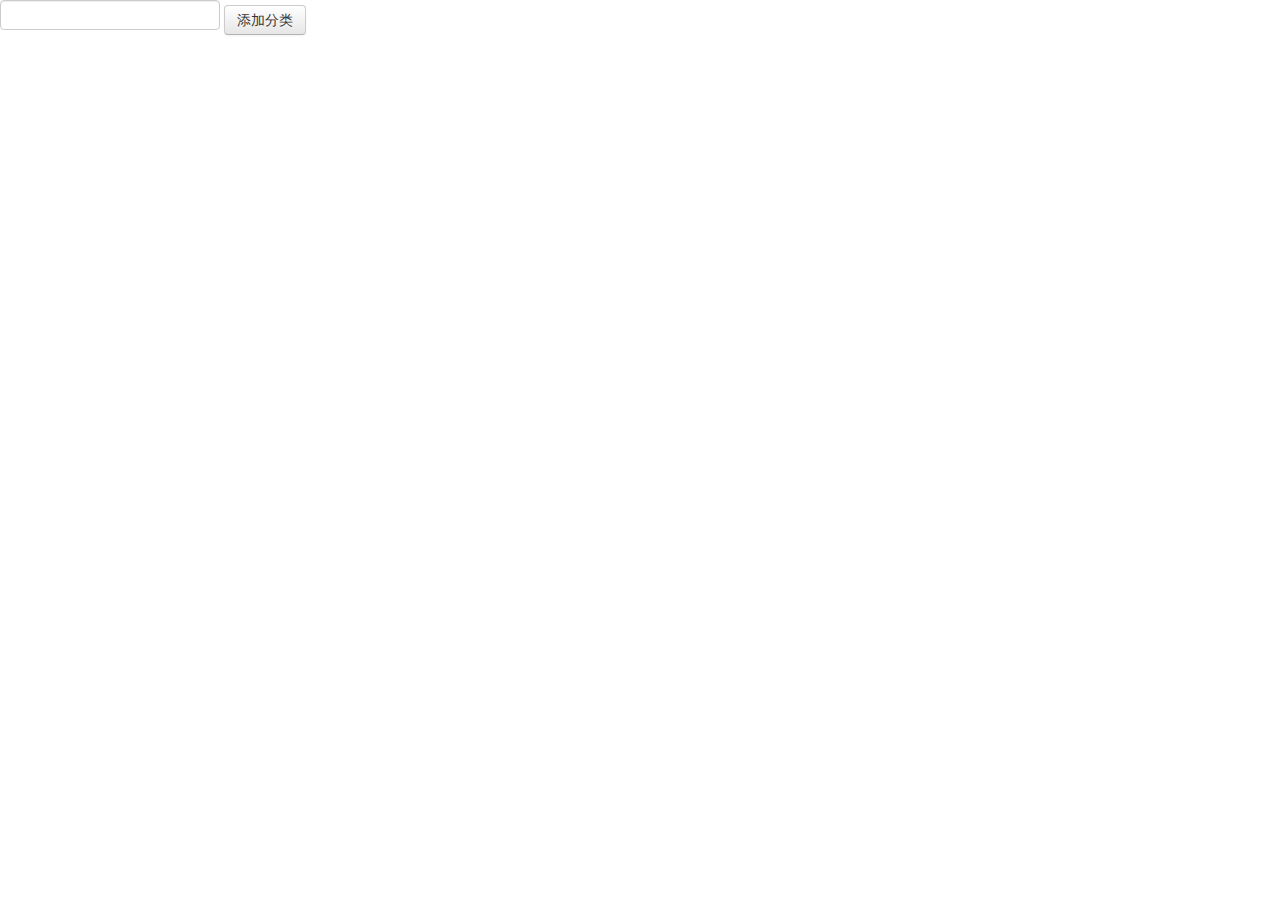
<file: static/index.html>
<!DOCTYPE html PUBLIC "-//W3C//DTD XHTML 1.0 Transitional//EN" "http://www.w3.org/TR/xhtml1/DTD/xhtml1-transitional.dtd"> 
<html xmlns="http://www.w3.org/1999/xhtml"> 
<head> 
<meta http-equiv="Content-Type" content="text/html; charset=utf-8" /> 
<title>todolist</title> 
   <script type="text/javascript" src="http://cdn.hcharts.cn/jquery/jquery-1.8.3.min.js"></script>
<script type="text/javascript" src="http://cdn.hcharts.cn/highcharts/highcharts.js"></script>
<!-- <script type="text/javascript" src="jquery.js?body=1"></script> 
 --><link href="bootstrap.css?body=1" rel="stylesheet">
<script src="bootstrap.js?body=1"></script>
<script type="text/javascript"> 

var host = location.protocol + "//" + location.host ;

String.format = function() {
    var theString = arguments[0];
    for (var i = 1; i < arguments.length; i++) {
        var regEx = new RegExp("\\{" + (i - 1) + "\\}", "gm");
        theString = theString.replace(regEx, arguments[i]);
    }
    return theString;
}

function update_category() {
	$(nav_tab).empty() ;
	$.post(host + '/api/category_list',
		{},
		function(data) {
			var rows = JSON.parse(data) ;
			for (var i = 0; i < rows.length; i++) {
				category_add_client(rows[i].category, rows[i].id, i==0) ;				
			};
			update_item() ;
		})
}

function category_add_request() {
	$.post(host + '/api/category_add',
		{"category" : $("#category_name").val()},
		function(data) {
			 var ret = JSON.parse(data) ;
			 if (ret.code == 0) {
			 	$("#category_name").val('') ;
			 	category_add_client(ret.name, ret.id, false) ;
			 }
		}) ;

}

function category_add_client(category_name, category_id, b_active) {
	var tab_html = String.format(
				'<li role="presentation" id="tab_{0}"><a href="#pane_{0}" aria-controls="settings" role="tab" data-toggle="pill">{1}</a></li>',
				category_id, category_name) ;
	var pane_html = String.format(
				'<div role="tabpanel" class="tab-pane" id="pane_{0}"> <table class="table table-bordered" border="1" id="table_{0}"></table></div>', category_id) ;
	var add_item_html = String.format(
				'<input type="text" id="txt_add_to_categorty_{0}"  value=""/> <input type="button" id="btn_add_to_category_{0}" category_id={0} value="添加事项" type="submit" class="btn"><p><input type="button" id="btn_del_category_{0}" category_id={0} value="删除此分类" type="submit" class="btn">', category_id) ;

	$(nav_tab).append(tab_html) ;
	$(nav_pane).append(pane_html) ;
	$("#pane_" + category_id).append(add_item_html) ;

	if (b_active) {
		$("#tab_"+ category_id).addClass("active") ;
		$("#pane_" + category_id).addClass("active") ;
	}

	$("#btn_add_to_category_" + category_id).bind("click", function() {
		var content = $("#txt_add_to_categorty_" + category_id).val() ;
		$.post(host + '/api/item_add',
				{"item" : content, "category" : category_id},
				function(data) {
					 var ret = JSON.parse(data) ;
					 if (ret.code == 0) {
					 	item_add_client(ret.category_id, content, ret.item_id) ;
					 	$("#txt_add_to_categorty_" + ret.category_id).val("") ;
					 }
				}) ;

	});

	$("#btn_del_category_" + category_id).bind("click", function() {
		category_del_request(parseInt($(this).attr("category_id"))) ;
	});
}

function category_del_client(category_id) {
	$("#tab_" + category_id).remove() ;
	$("#pane_" + category_id).remove() ;

}

function category_del_request(category_id) {
	$.post(host + '/api/category_del',
			{"id" : category_id},
			function(data) {
				 var ret = JSON.parse(data) ;
				 if (ret.code == 0) {
				 	category_del_client(ret.id) ;
				 }
			}) ;
}

function item_add_client(category_id, item_name, item_id) {
	var item_html = String.format(
		'<tr><td id="item_{0}"><input type="button" value="删除" type="submit" id="btn_{0}" item_id="{0}" category_id="{1}" class="btn"> {2} </td></tr>', 
			item_id, category_id, item_name) ;
	$("#table_" + category_id).append(item_html) ;

	$("#btn_" + item_id).bind("click", function() {
		item_del_request(parseInt($(this).attr("item_id"))) ;
	});
}

function item_del_client(id) {
	$("#item_" + id).remove() ;
}

function item_del_request(id) {
	$.post(host + '/api/item_del',
			{"id" : id },
			function(data) {
				var ret = JSON.parse(data) ;
				if (ret.code == 0) {
					item_del_client(ret.id) ;
				}
			}) ;
}

function item_add_request(category, item) {
	$.post(host + '/api/item_add',
		{"item":item, "category":category},
		function(data) {
			 var ret = JSON.parse(data) ;
			 if (ret.code == 0) {
			 	item_add_client(category, item) ;
			 }
		}) ;
}

function update_item() {

	$.post(host + '/api/item_list',
	{},
	function(data) {
		var rows = JSON.parse(data) ;
		for (var i = 0; i < rows.length; i++) {
			item_add_client(rows[i].category, rows[i].item, rows[i].id) ;
		}
	});	
}

$(document).ready(function(){
	update_category() ;
	
	$("#category_add").click(category_add_request) ;
}); 

</script> 

</head> 
<body> 

<div>

	<input type="text" id="category_name"  value=""/> 
	<input type="button" id="category_add" value="添加分类" type="submit" class="btn">

	<ul class="nav nav-pills" role="tablist" id="nav_tab">
	</ul>

	<div class="tab-content" id="nav_pane">  	
	</div>

</div>

<div id="container" style="min-width:800px;height:400px;"></div>




</body> 
</html>
</file>
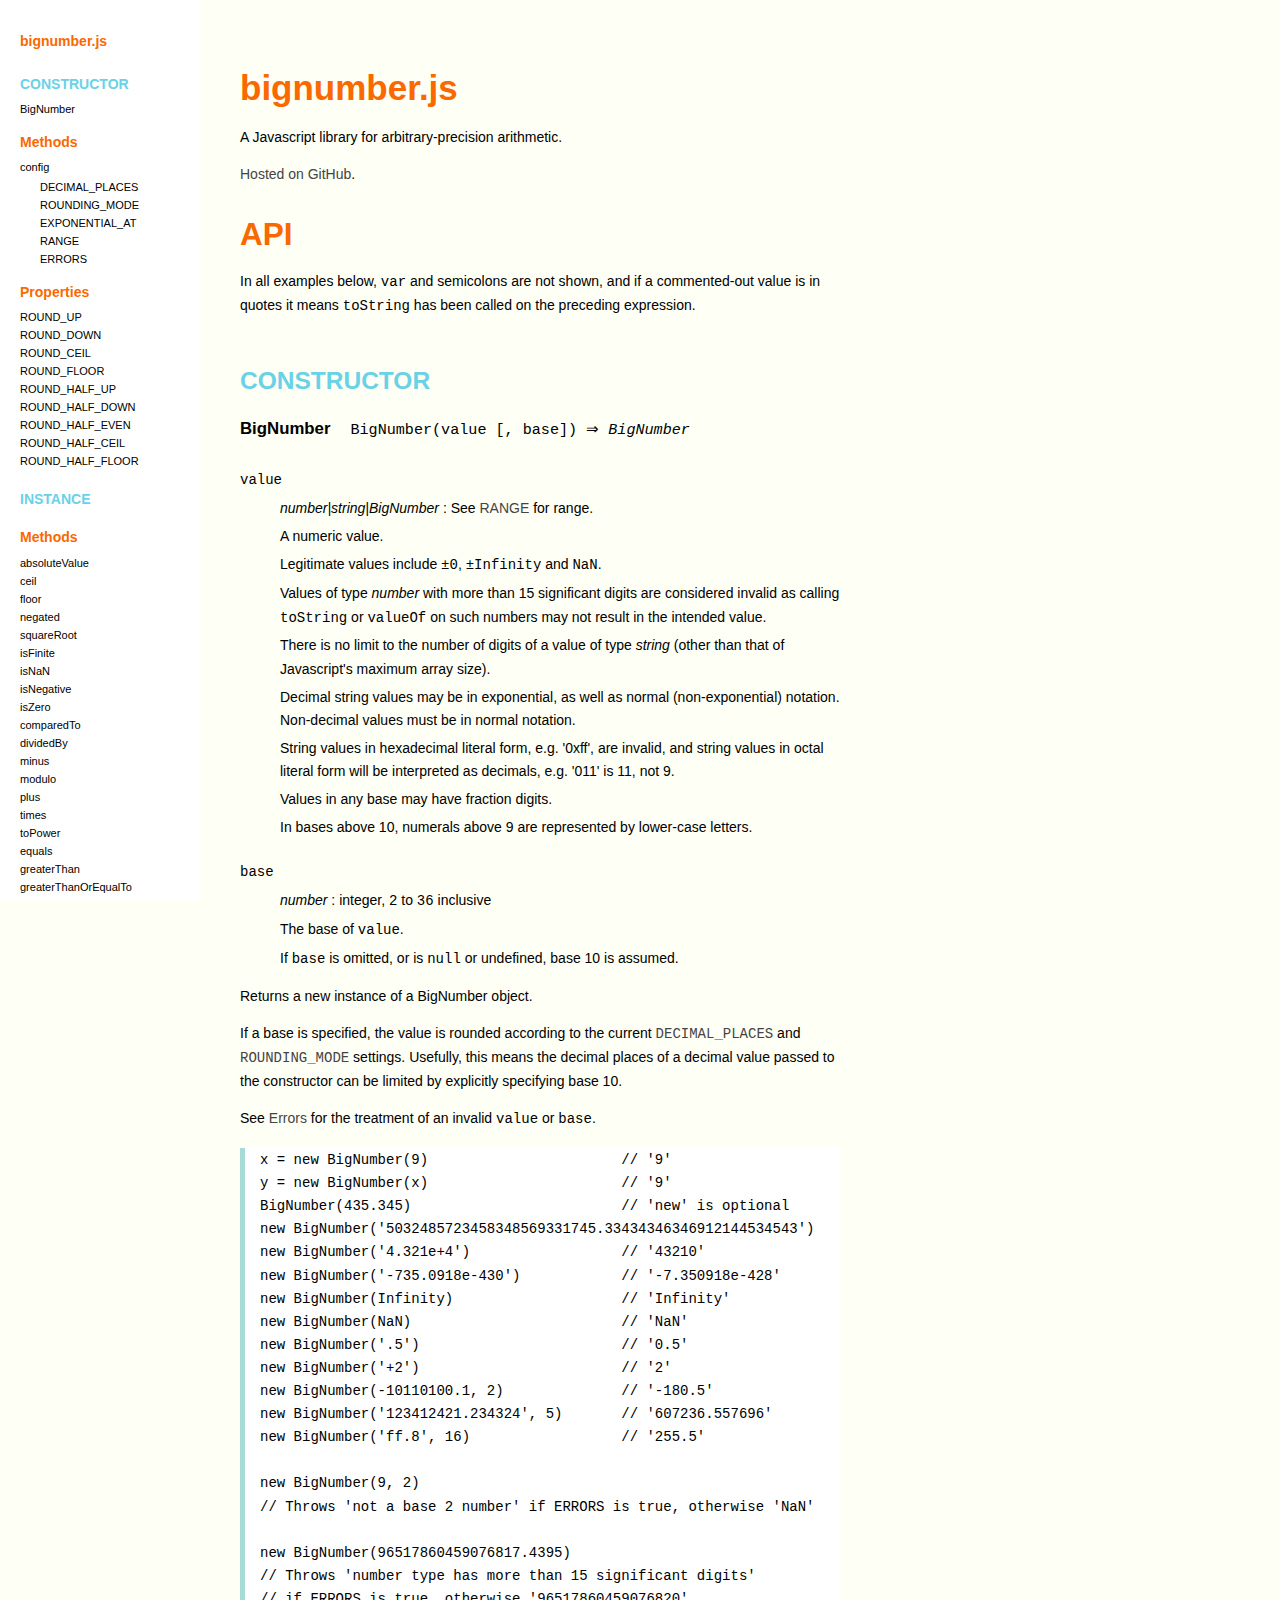
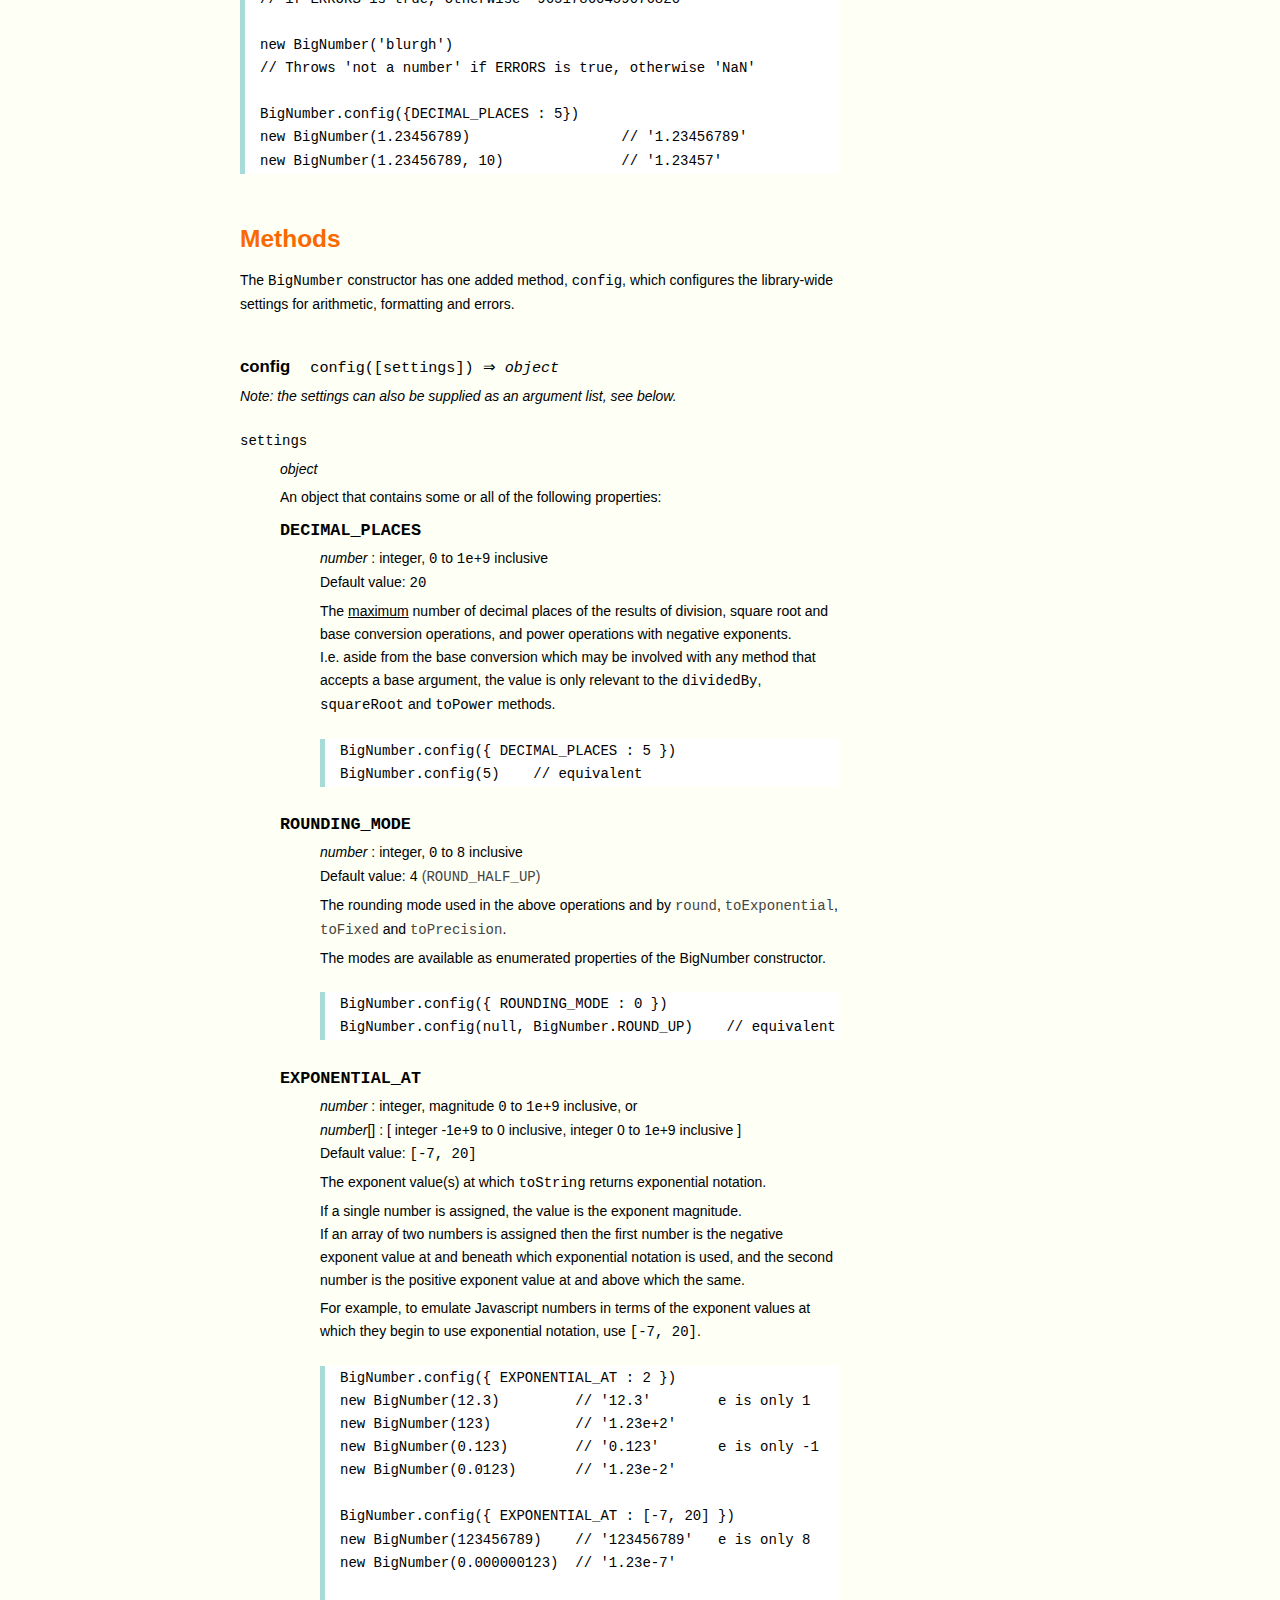
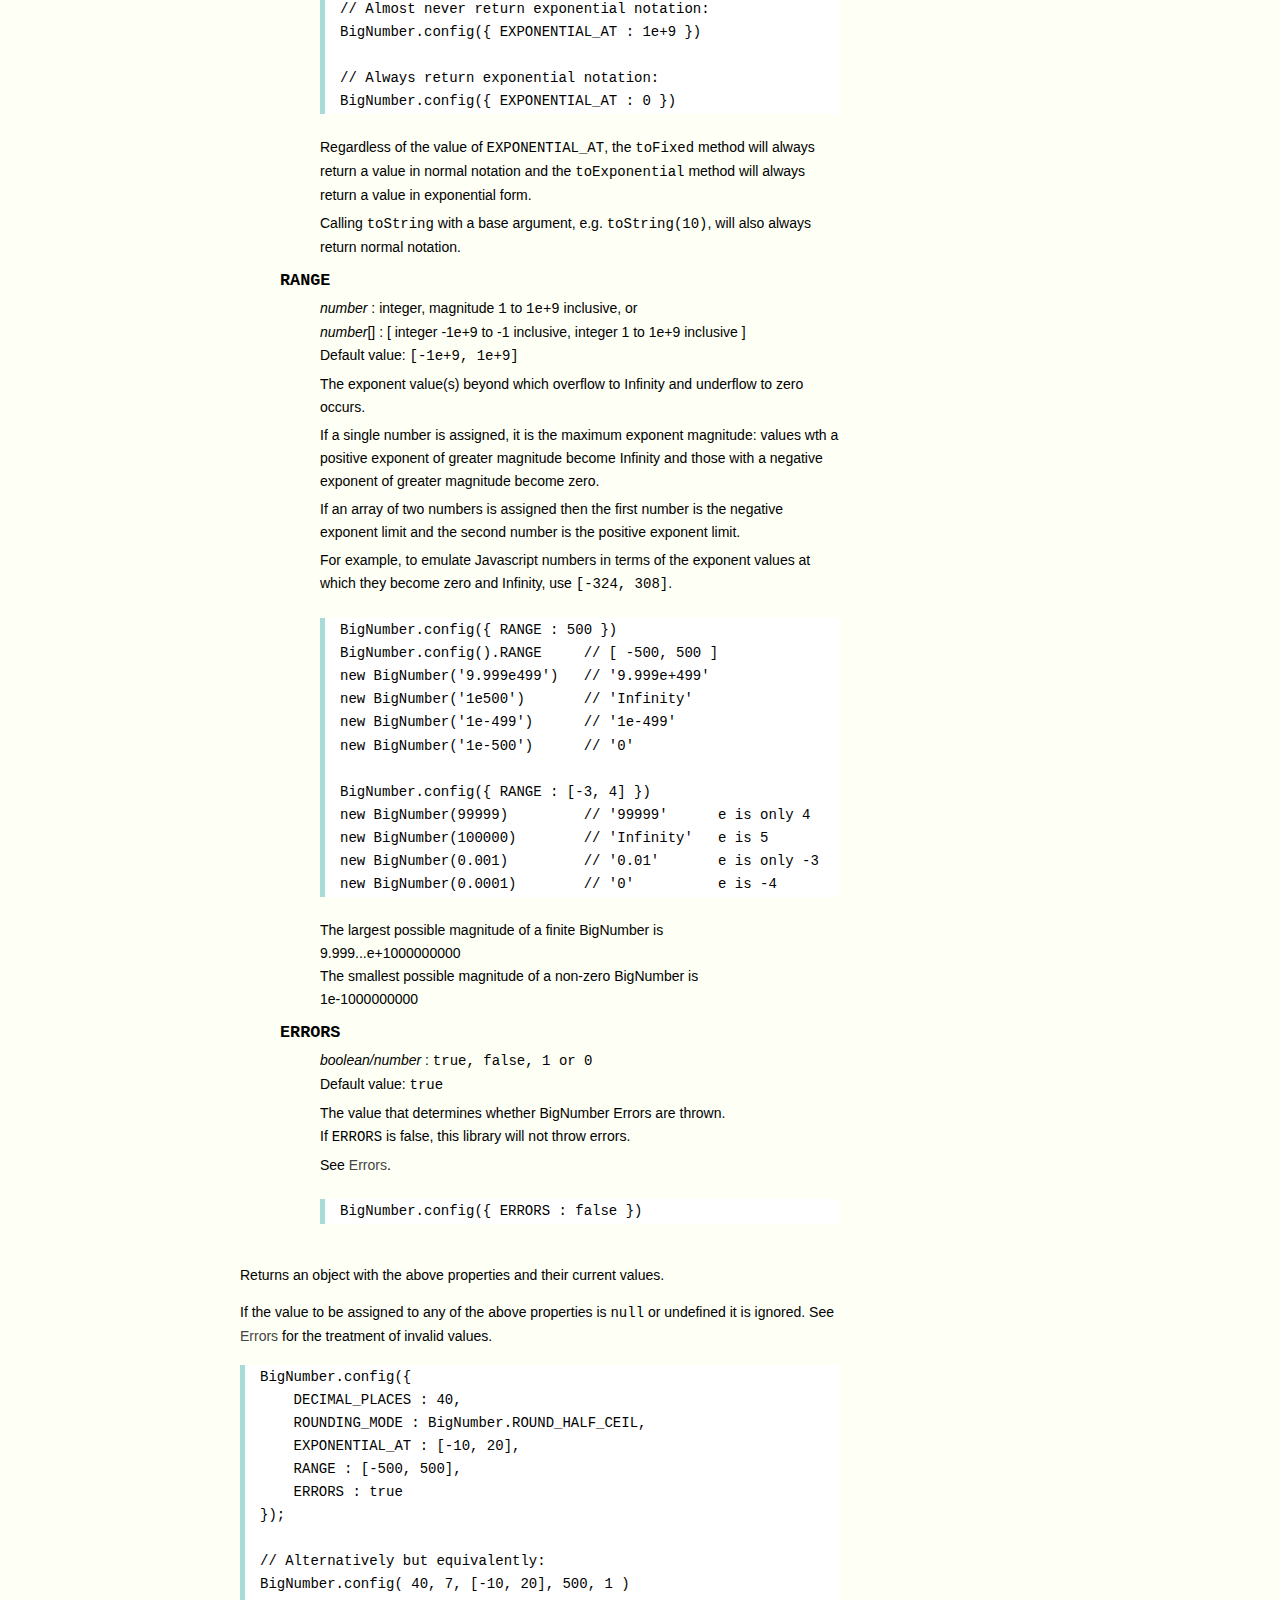
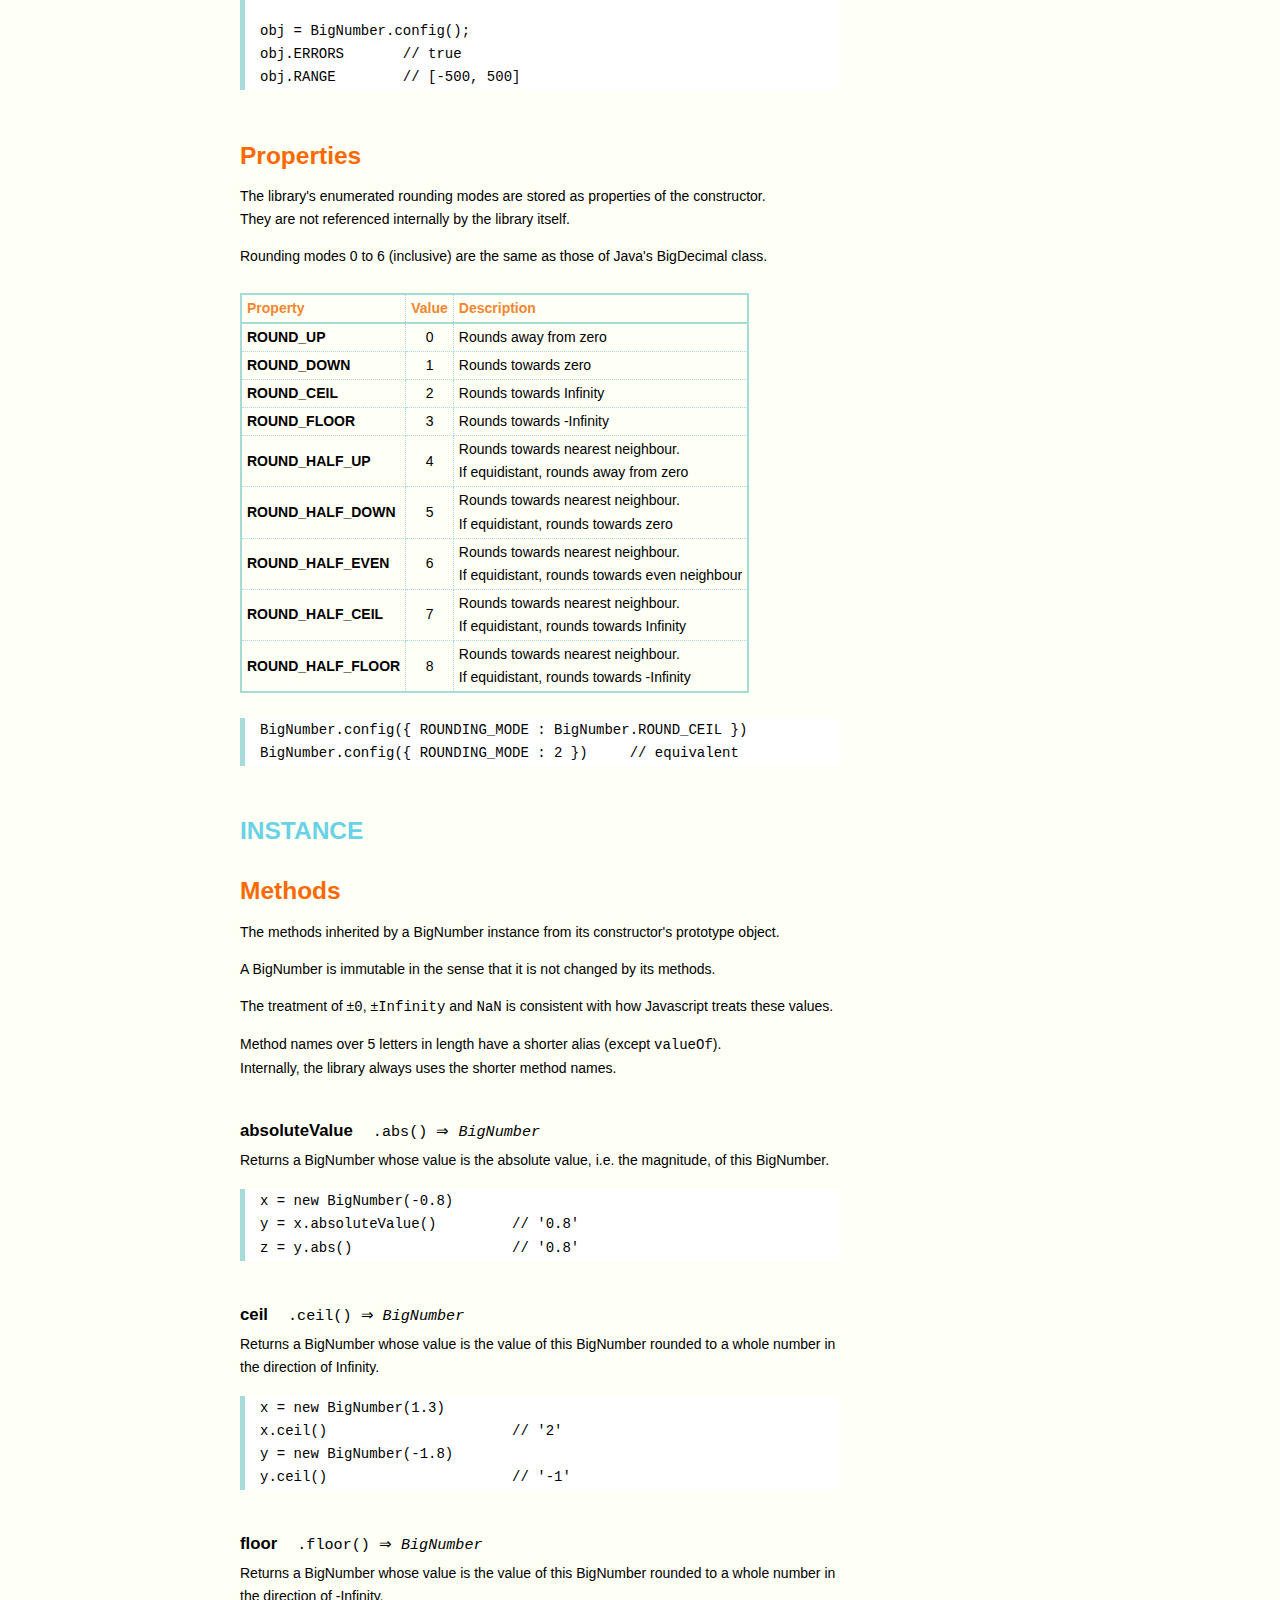
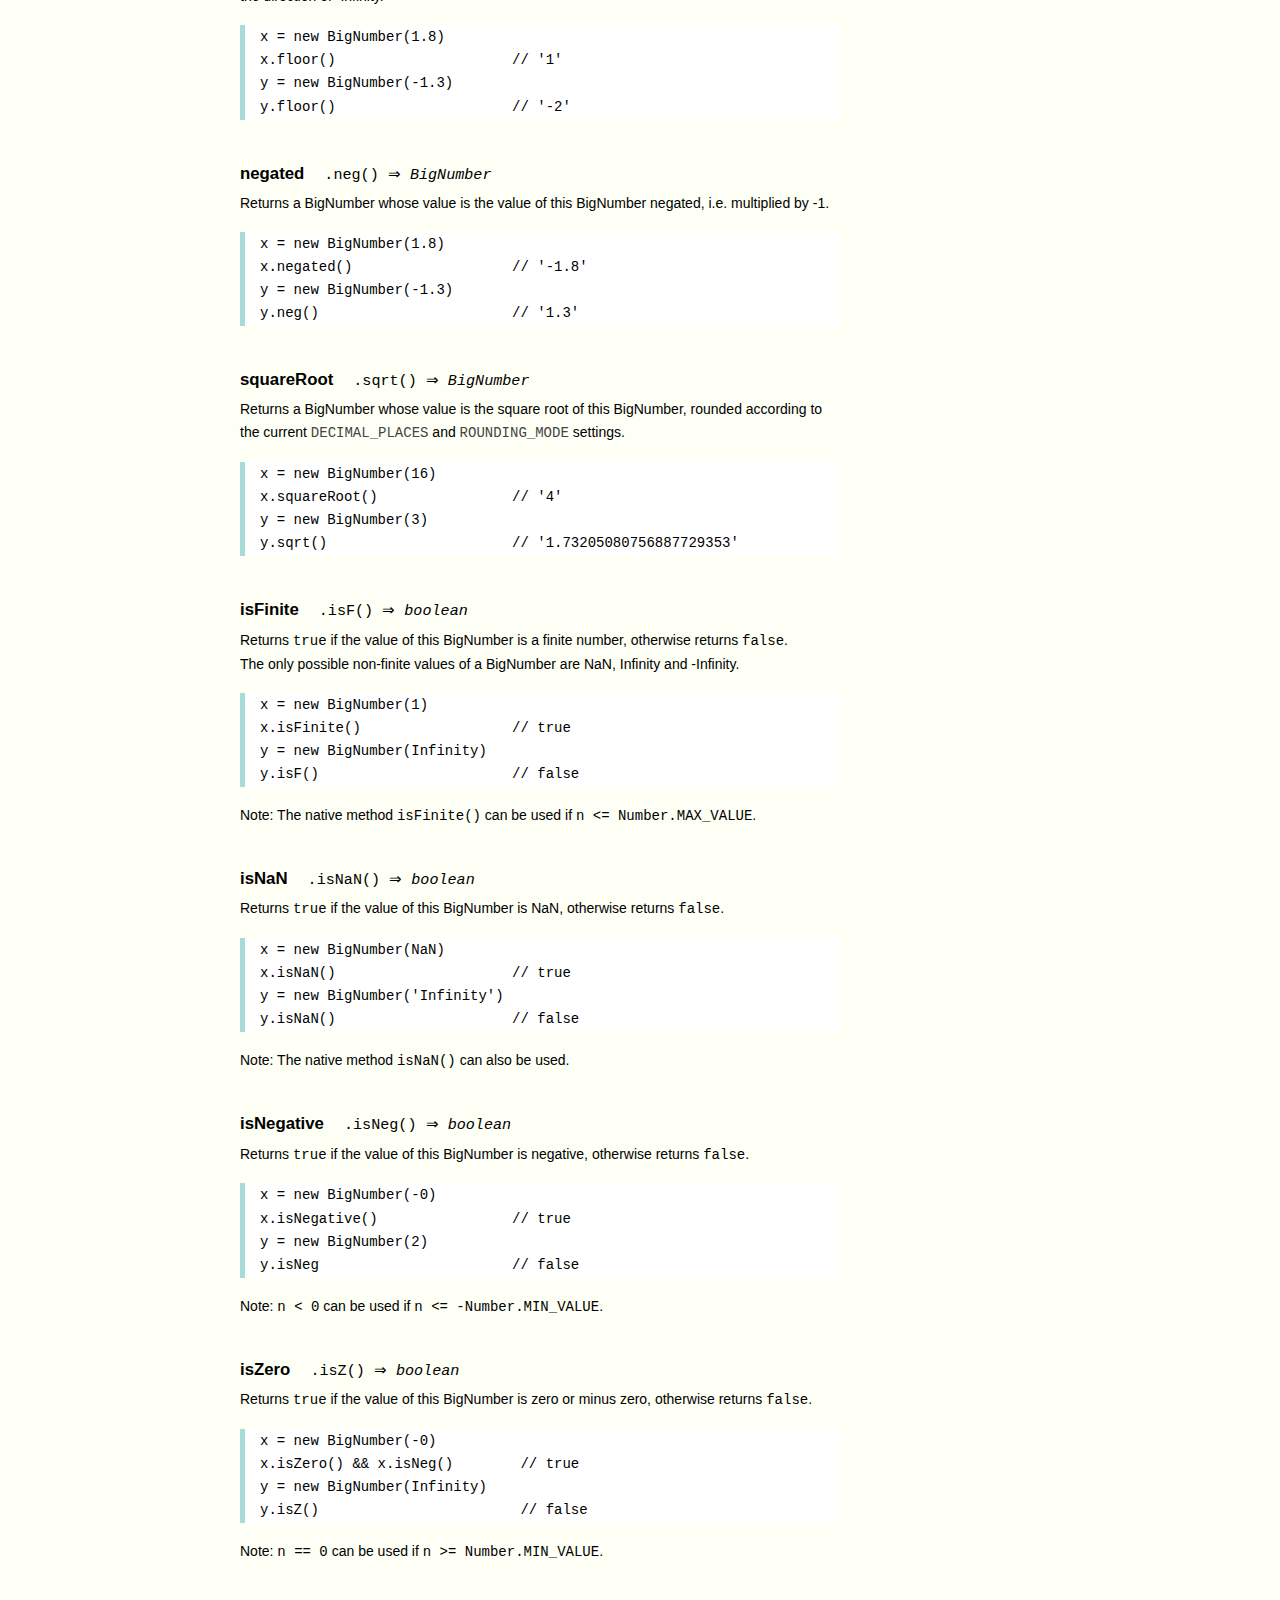
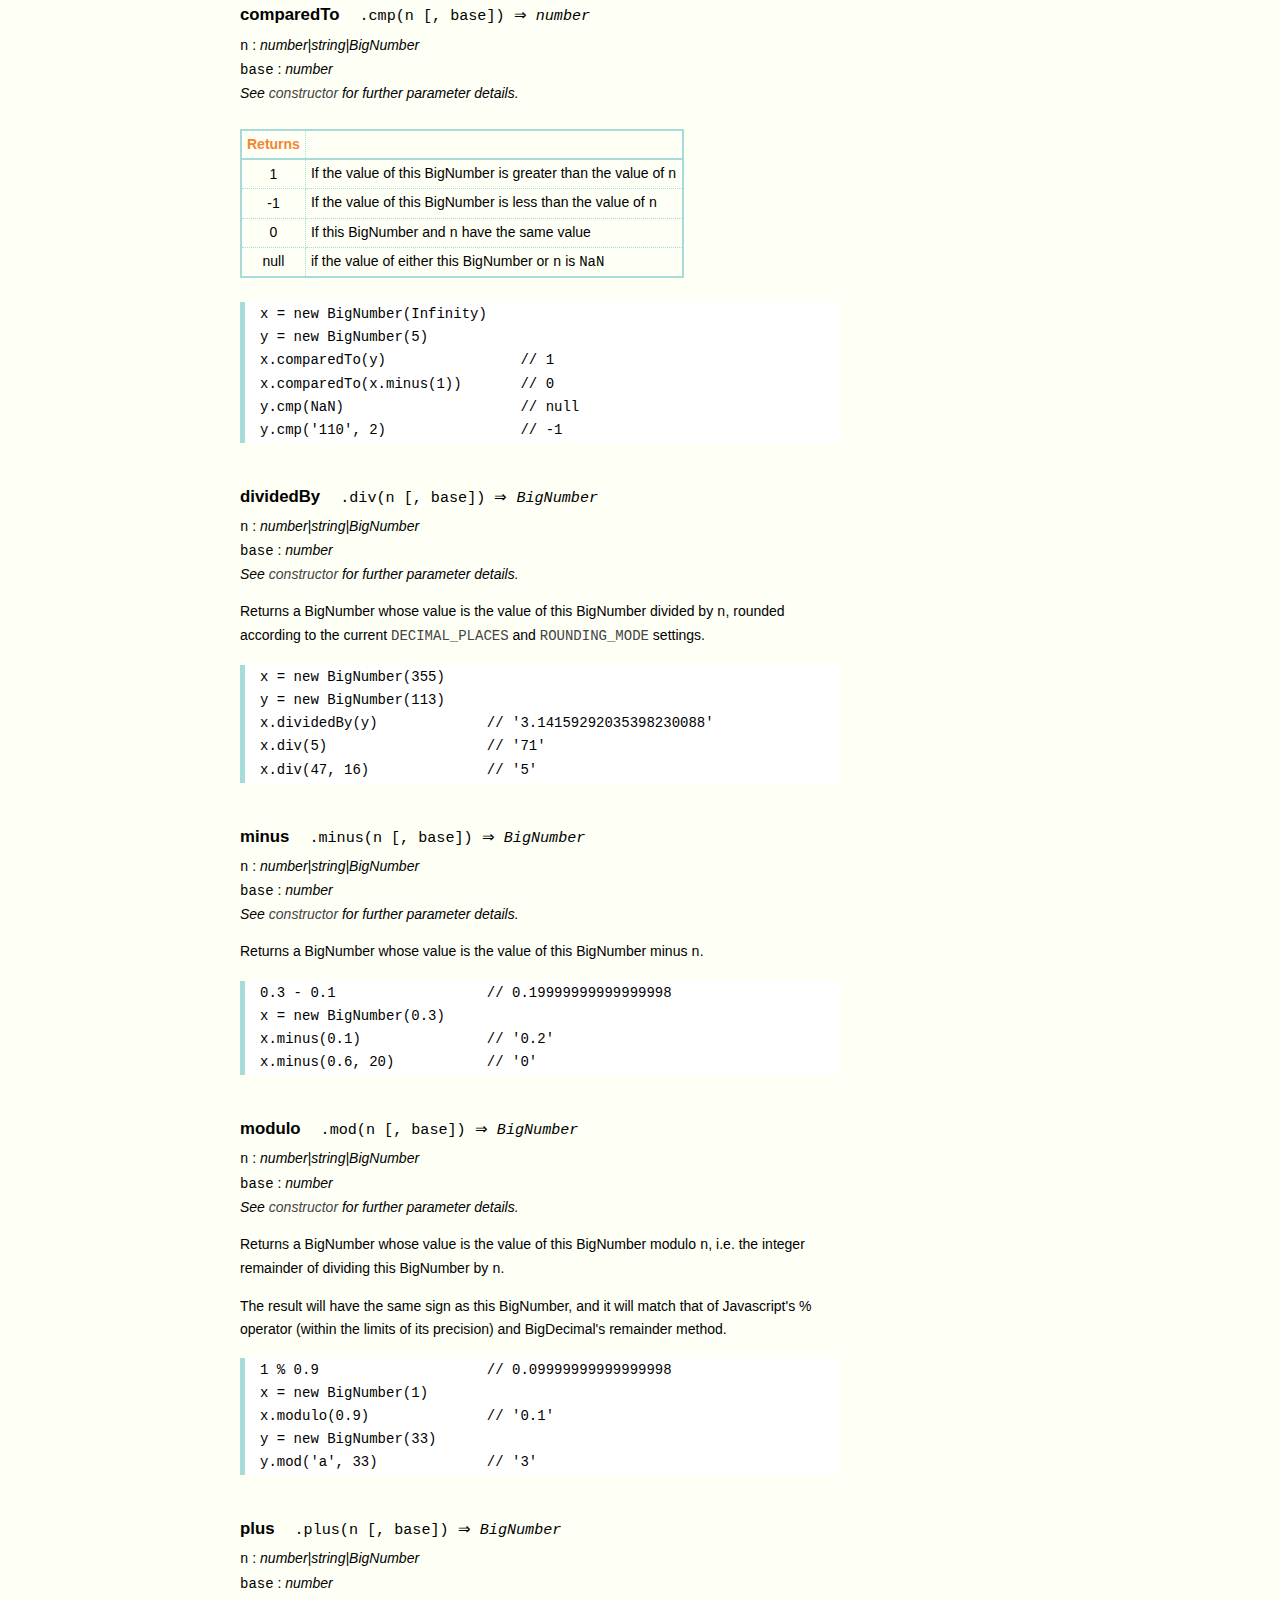
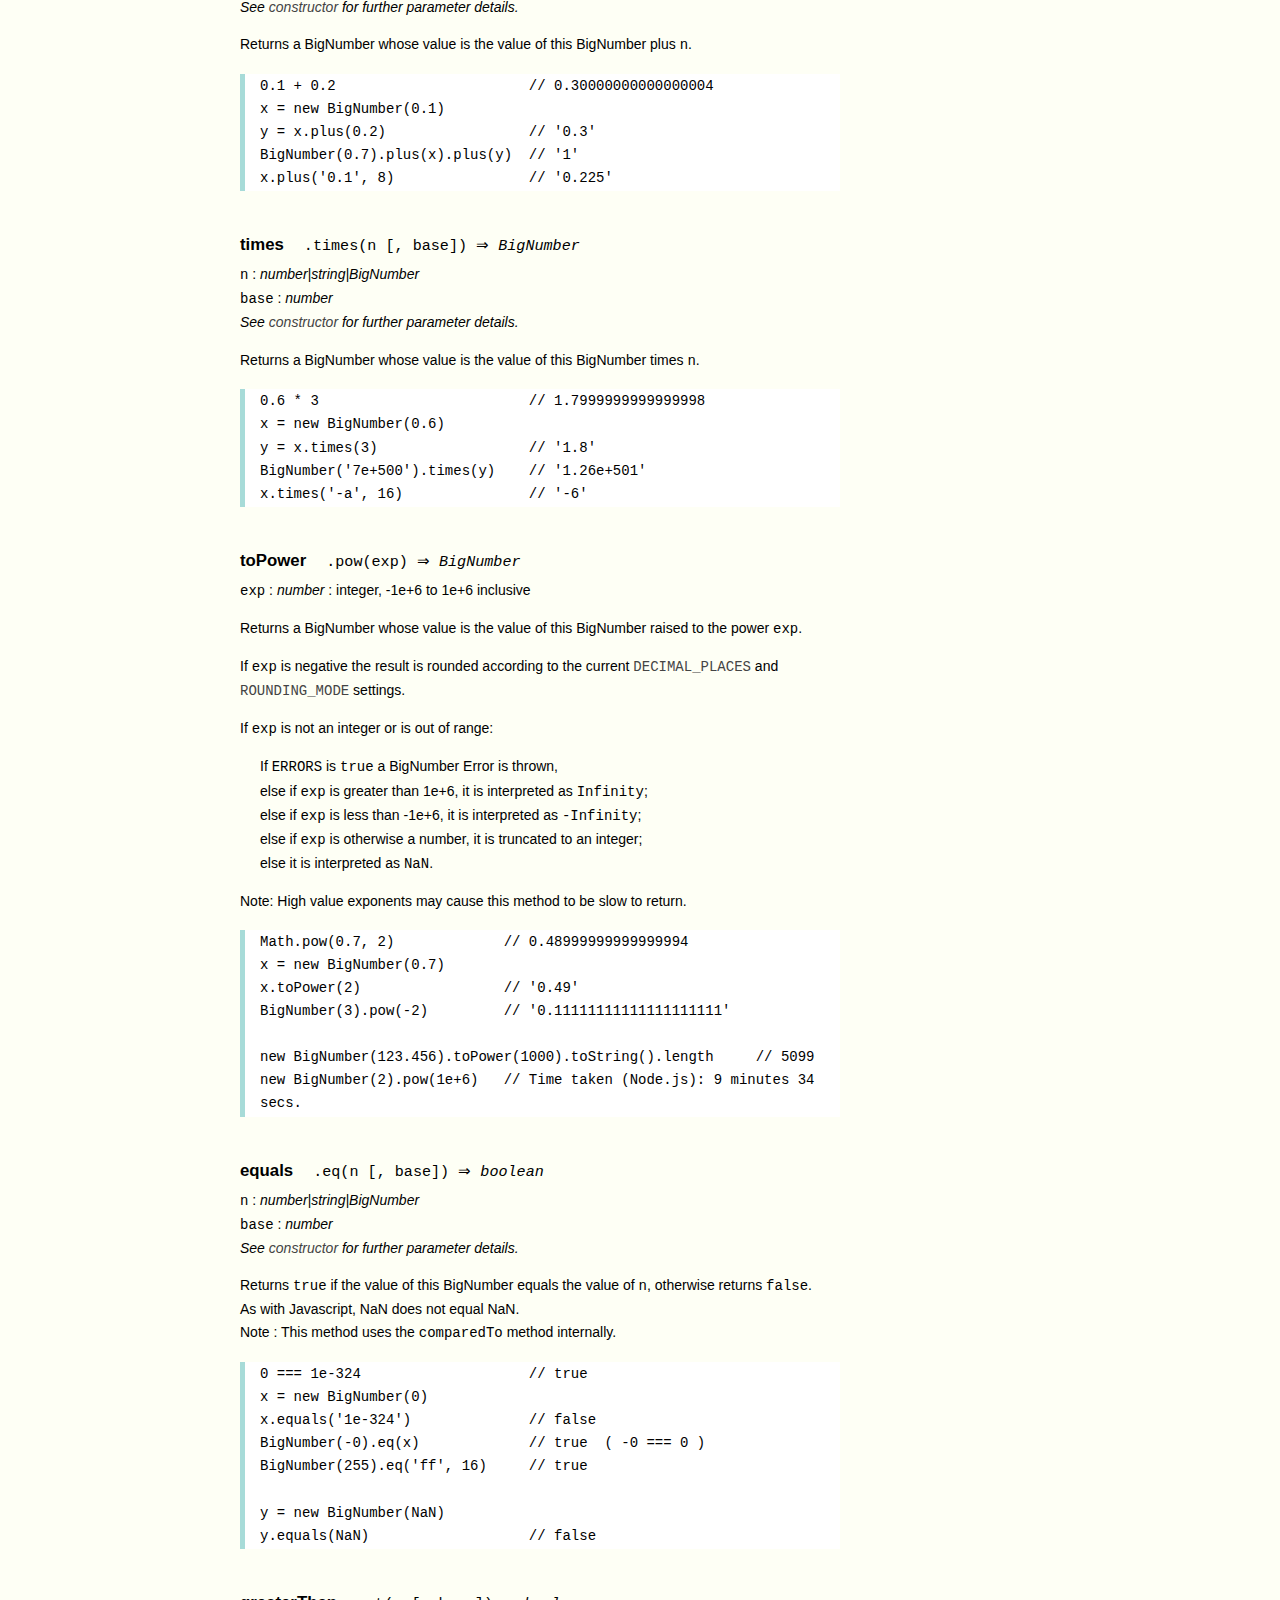
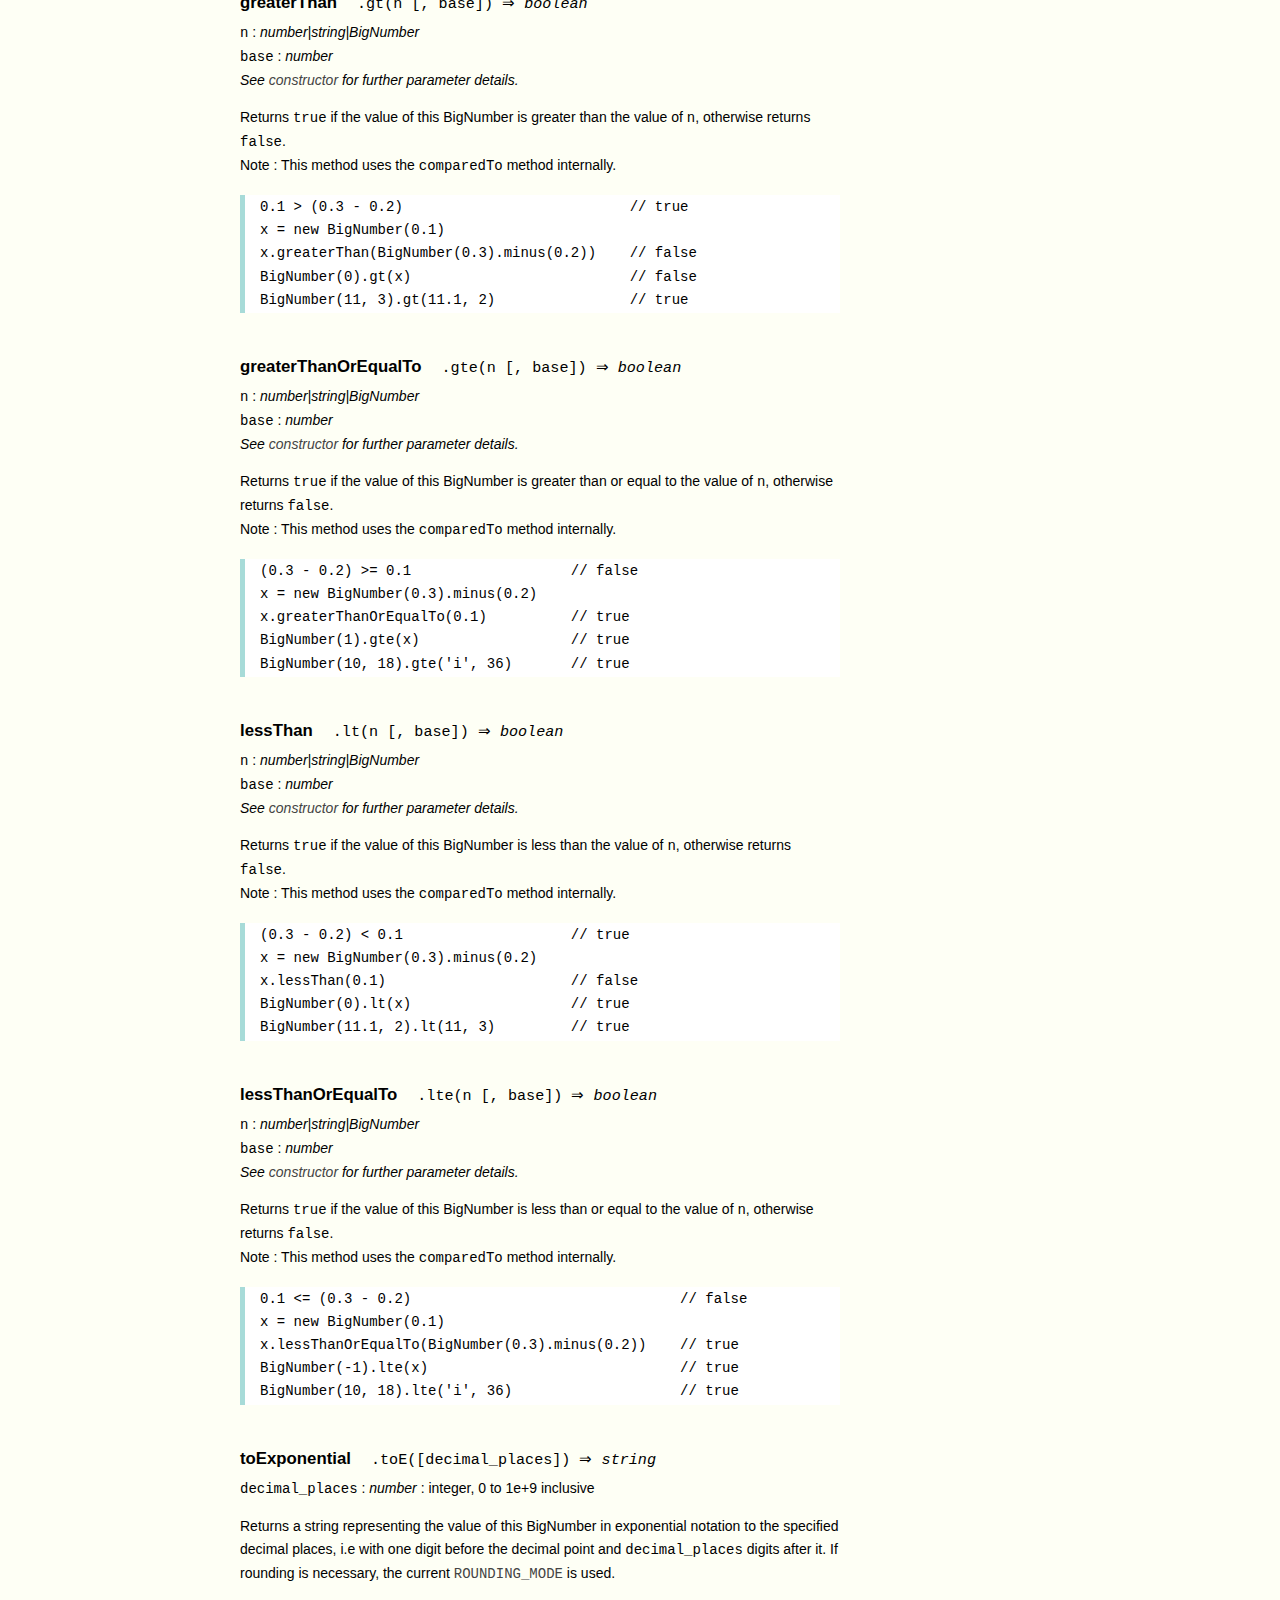
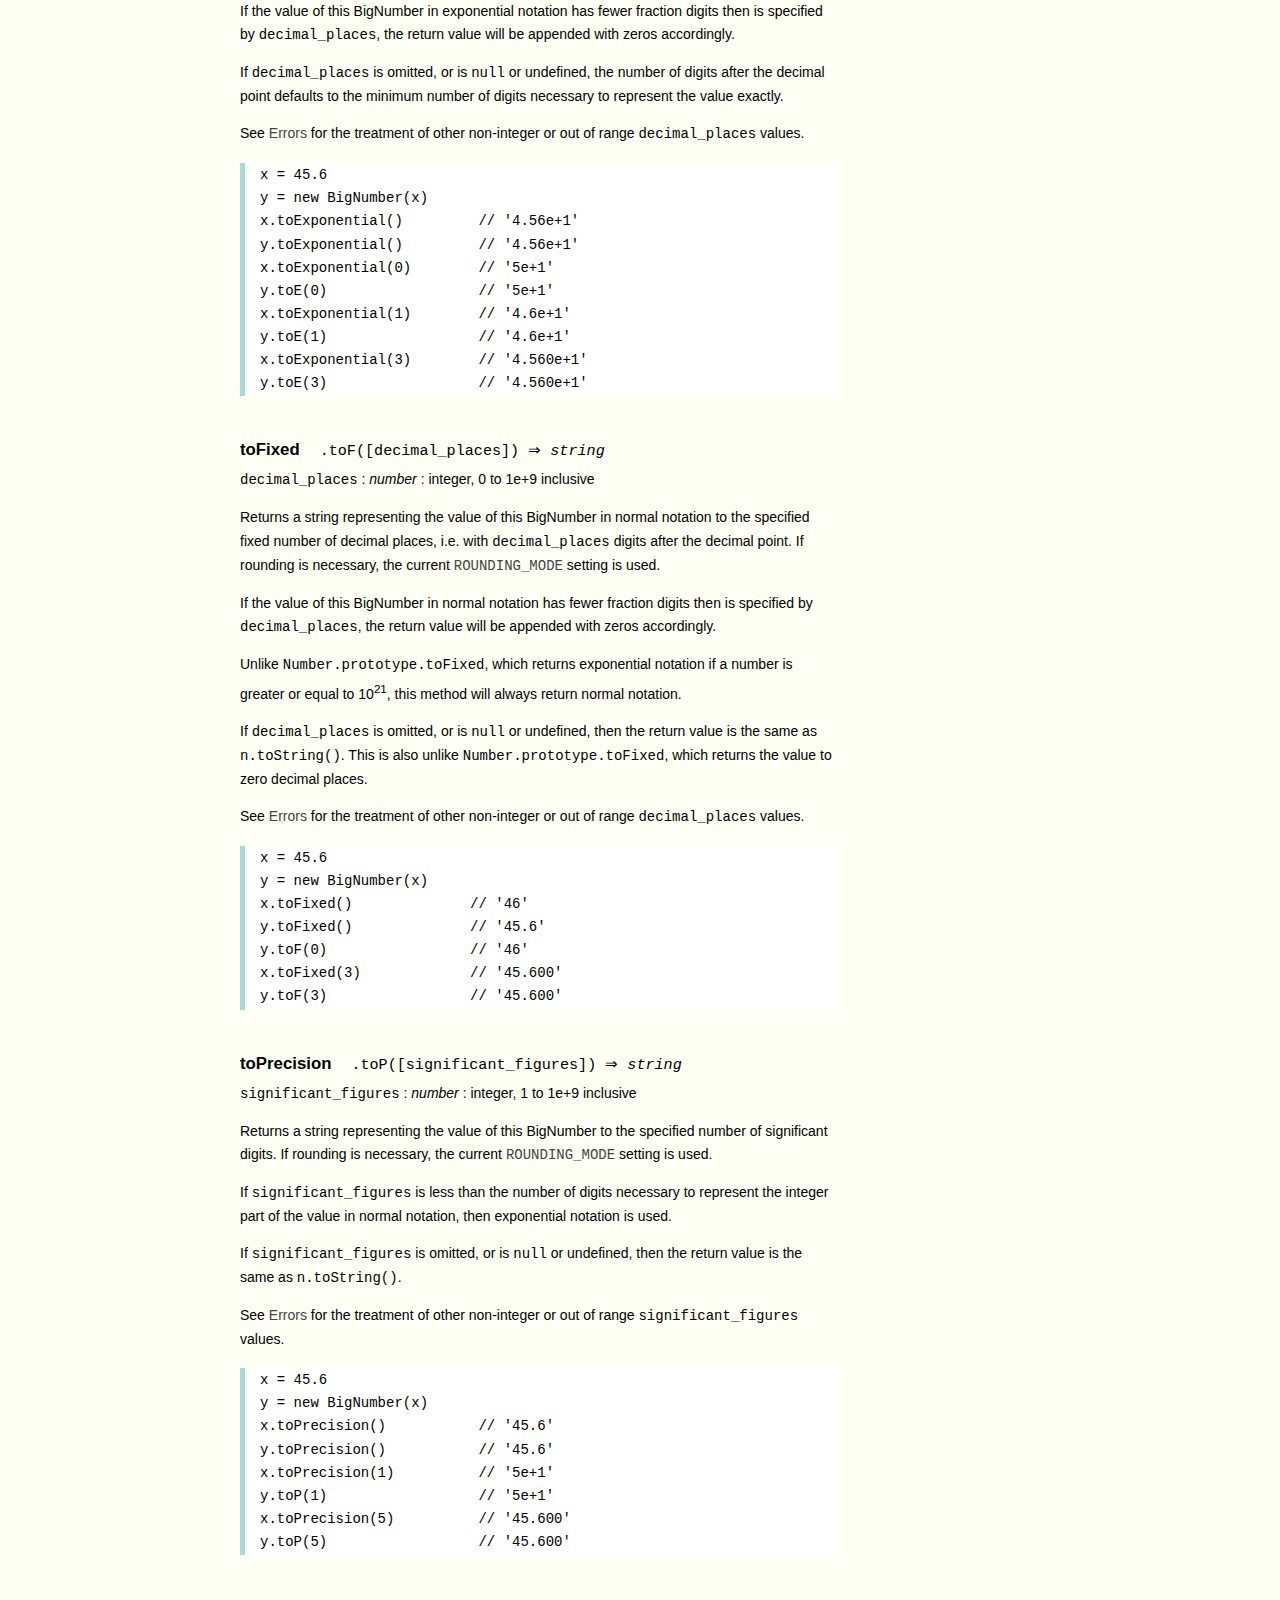
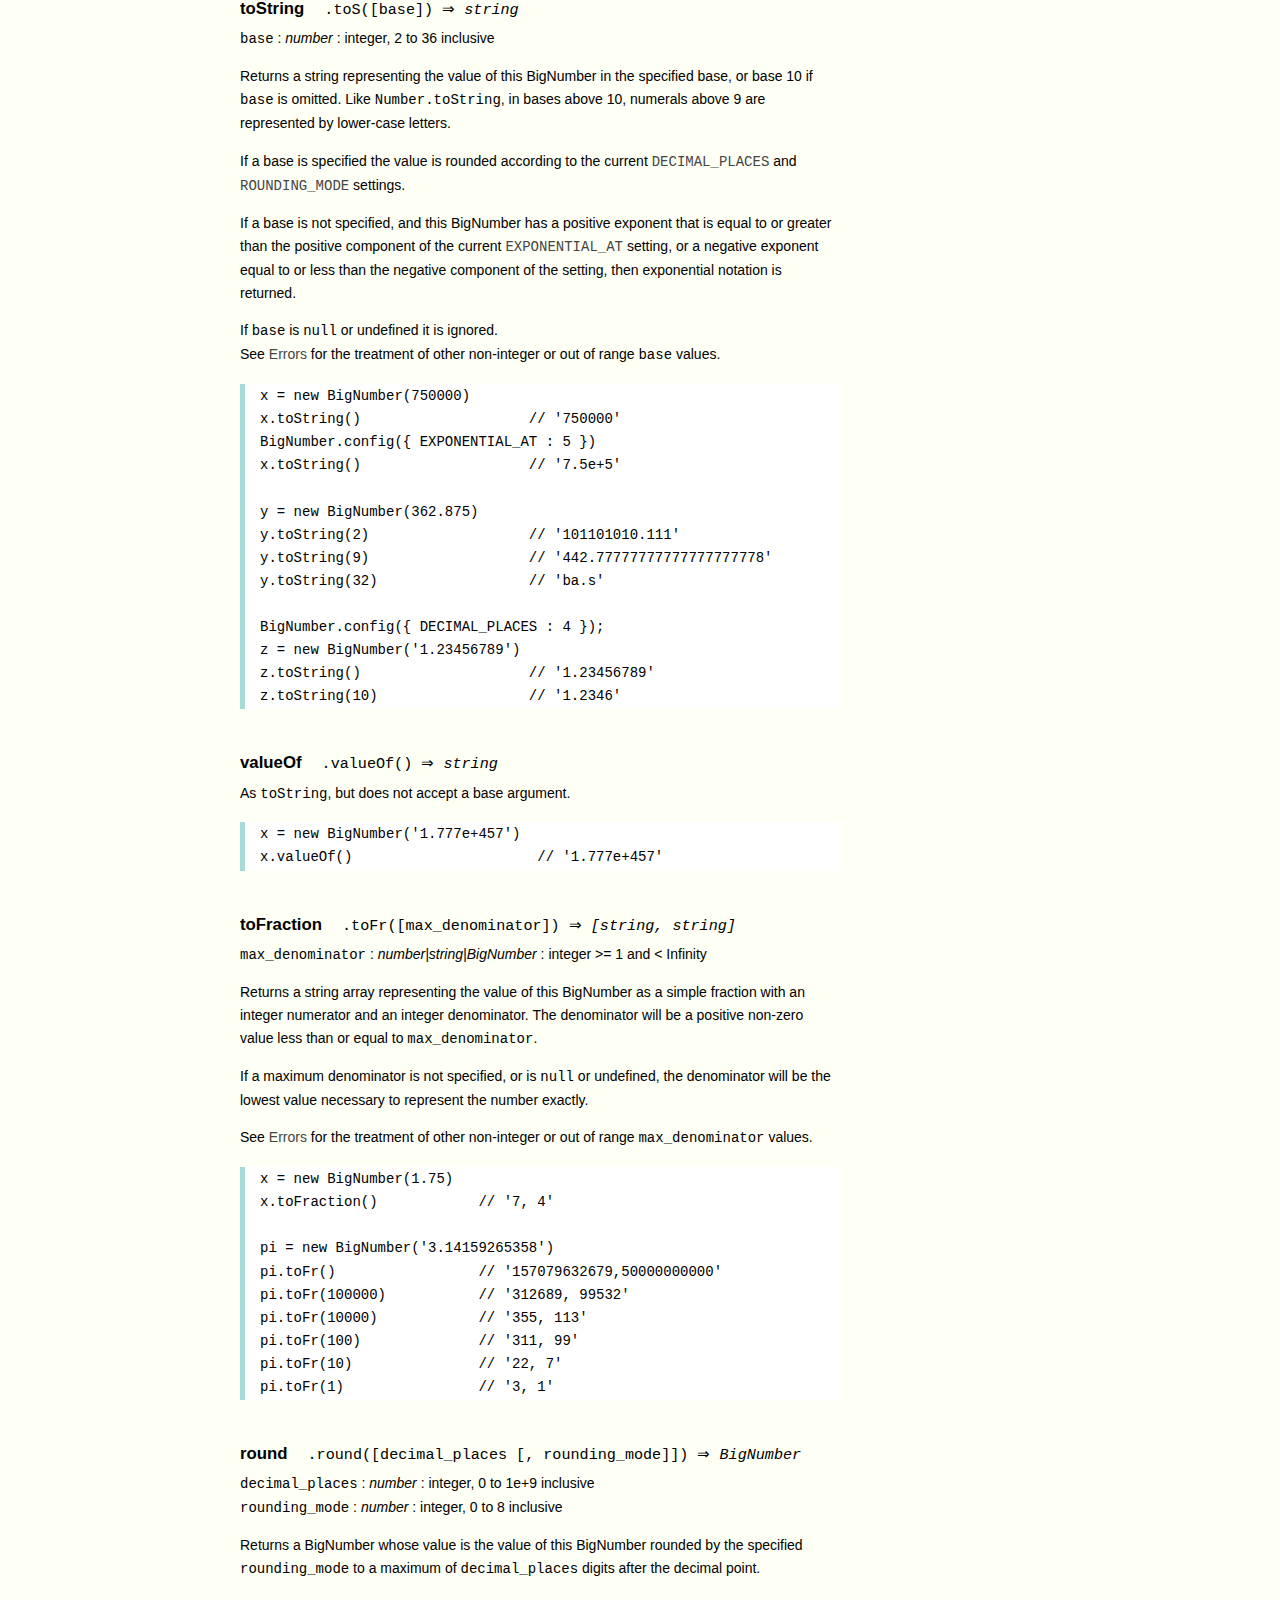
<file: node_modules/mysql/node_modules/bignumber.js/doc/API.html>
<!DOCTYPE HTML>
<html>
<head>
  <meta charset="utf-8">
  <meta http-equiv="X-UA-Compatible" content="IE=edge,chrome=1">
  <meta name="Author" content="M Mclaughlin">
  <title>bignumber.js API</title>
  <style>
html{font-family:sans-serif;font-size:100%}
body{font-family:"Helvetica Neue",Helvetica,Arial,sans-serif;font-size:14px;
  line-height:1.65em;background:#fefff5;color:#000;min-height:100%;margin:0}
.nav{background:#fff;position:fixed;top:0;bottom:0;left:0;width:180px;
  overflow-y:auto;padding:15px 0 30px 20px}
div.container{width:600px;margin:50px 0 50px 240px}
p{margin:0 0 1em;width:600px}
pre,ul{margin:1em 0}
h1,h2,h3,h4,h5{margin:0;padding:1.5em 0 0}
h1,h2{padding:.75em 0}
h1{font-size:2.5em;color:#fa6900}
h2{font-size:2.25em;color:#fa6900}
h3{font-size:1.75em;color:#69d2e7}
h4{font-size:1.75em;color:#fa6900;padding-bottom:.75em}
h5{font-size:1.2em;padding-bottom:.3em}
h6{font-size:1.1em;margin:0;padding:0.5em 0}
dd dt{font-size:1.2em}
dt{padding-top:.5em}
dd{padding-top:.35em}
b{font-weight:700}
a,a:visited{color:#444;text-decoration:none}
a:active,a:hover{outline:0;color:#000}
.nav a:hover{text-decoration:underline}
.nav a,.nav b,.nav a:visited{display:block;color:#fa6900;font-weight:700;
  margin-top:15px}
.nav b{color:#69d2e7;margin-top:20px;cursor:default;width:auto}
ul{list-style-type:none;padding:0 0 0 20px}
.nav ul{line-height:14px;padding-left:0;margin:5px 0 0}
.nav ul a,.nav ul a:visited{display:inline;color:#000;font-family:Verdana,
  Geneva,sans-serif;font-size:11px;font-weight:400;margin:0}
.inset,ul.inset{margin-left:20px}
code.inset{font-size:.9em}
.nav li{cursor:pointer;width:auto;margin:0 0 3px}
span.alias{font-style:italic;margin-left:20px}
table{border-collapse:collapse;border-spacing:0;border:2px solid #a7dbd8;
  margin:1.75em 0;padding:0}
td,th{text-align:left;margin:0;padding:2px 5px;border:1px dotted #a7dbd8}
th{border-top:2px solid #a7dbd8;border-bottom:2px solid #a7dbd8;color:#f38630}
pre{background:#fff;white-space:pre-wrap;word-wrap:break-word;
  border-left:5px solid #a7dbd8;padding:1px 0 1px 15px;margin:1.2em 0}
code,pre{font-family:Monaco,Consolas,"Lucida Console",monospace;
  font-weight:400}
.end{margin-bottom:25px}
.nav-title{color:#fa6900}
.centre{text-align:center}
.error-table{font-size:13px;width:100%}
  </style>
</head>
<body>

  <div class="nav">

    <a class='nav-title' href="#">bignumber.js</a>

    <b> CONSTRUCTOR </b>
    <ul>
      <li><a href="#bignumber">BigNumber</a></li>
    </ul>

    <a href="#methods">Methods</a>
    <ul>
      <li><a href="#config">config</a></li>
      <li>
        <ul class="inset">
          <li><a href="#decimal-places">DECIMAL_PLACES</a></li>
          <li><a href="#rounding-mode" >ROUNDING_MODE</a></li>
          <li><a href="#exponential-at">EXPONENTIAL_AT</a></li>
          <li><a href="#range"         >RANGE</a></li>
          <li><a href="#errors"        >ERRORS</a></li>
        </ul>
      </li>
    </ul>

    <a href="#constructor-properties">Properties</a>
    <ul>
      <li><a href="#round-up"        >ROUND_UP</a></li>
      <li><a href="#round-down"      >ROUND_DOWN</a></li>
      <li><a href="#round-ceil"      >ROUND_CEIL</a></li>
      <li><a href="#round-floor"     >ROUND_FLOOR</a></li>
      <li><a href="#round-half-up"   >ROUND_HALF_UP</a></li>
      <li><a href="#round-half-down" >ROUND_HALF_DOWN</a></li>
      <li><a href="#round-half-even" >ROUND_HALF_EVEN</a></li>
      <li><a href="#round-half-ceil" >ROUND_HALF_CEIL</a></li>
      <li><a href="#round-half-floor">ROUND_HALF_FLOOR</a></li>
    </ul>

    <b> INSTANCE </b>

    <a href="#prototype-methods">Methods</a>
    <ul>
      <li><a href="#abs"    >absoluteValue</a></li>
      <li><a href="#ceil"   >ceil</a></li>
      <li><a href="#floor"  >floor</a></li>
      <li><a href="#neg"    >negated</a></li>
      <li><a href="#sqrt"   >squareRoot</a></li>
      <li><a href="#isF"    >isFinite</a></li>
      <li><a href="#isNaN"  >isNaN</a></li>
      <li><a href="#isNeg"  >isNegative</a></li>
      <li><a href="#isZ"    >isZero</a></li>
      <li><a href="#cmp"    >comparedTo</a></li>
      <li><a href="#div"    >dividedBy</a></li>
      <li><a href="#minus"  >minus</a></li>
      <li><a href="#mod"    >modulo</a></li>
      <li><a href="#plus"   >plus</a></li>
      <li><a href="#times"  >times</a></li>
      <li><a href="#pow"    >toPower</a></li>
      <li><a href="#eq"     >equals</a></li>
      <li><a href="#gt"     >greaterThan</a></li>
      <li><a href="#gte"    >greaterThanOrEqualTo</a></li>
      <li><a href="#lt"     >lessThan</a></li>
      <li><a href="#lte"    >lessThanOrEqualTo</a></li>
      <li><a href="#toE"    >toExponential</a></li>
      <li><a href="#toF"    >toFixed</a></li>
      <li><a href="#toP"    >toPrecision</a></li>
      <li><a href="#toS"    >toString</a></li>
      <li><a href="#valueOf">valueOf</a></li>
      <li><a href="#toFr"   >toFraction</a></li>
      <li><a href="#round"  >round</a></li>
    </ul>

    <a href="#instance-properties">Properties</a>
    <ul>
      <li><a href="#coefficient">c : coefficient</a></li>
      <li><a href="#exponent"   >e : exponent</a></li>
      <li><a href="#sign"       >s : sign</a></li>
    </ul>

    <a href="#zero-nan-infinity">Zero, NaN &amp; Infinity</a>

    <a href="#Errors">Errors</a>
    
    <a class='end' href="#faq">FAQ</a>

  </div>

  <div class="container">

    <h1>bignumber.js</h1>

    <p>A Javascript library for arbitrary-precision arithmetic.</p>

    <p>
      <a href="https://github.com/MikeMcl/bignumber.js">Hosted on GitHub</a>.
    </p>


    <h2>API</h2>

    <p>
      In all examples below, <code>var</code> and semicolons are not shown, and
      if a commented-out value is in quotes it means <code>toString</code> has
      been called on the preceding expression.
    </p>



    <h3>CONSTRUCTOR</h3>

    <h5 id="bignumber">
      BigNumber<code class='inset'>BigNumber(value [, base]) &rArr;
      <i>BigNumber</i>
      </code>
    </h5>
    <dl>
      <dt><code>value</code></dt>
      <dd>
        <i>number|string|BigNumber</i> : See <a href='#range'>RANGE</a> for
        range.
      </dd>
      <dd>
        A numeric value.
      </dd>
      <dd>
        Legitimate values include <code>&plusmn;0</code>,
        <code>&plusmn;Infinity</code> and <code>NaN</code>.
      </dd>
      <dd>
        Values of type <em>number</em> with more than 15 significant digits are
        considered invalid as calling <code>toString</code> or
        <code>valueOf</code> on such numbers may not result in the intended
        value.
      </dd>
      <dd>
        There is no limit to the number of digits of a value of type
        <em>string</em> (other than that of Javascript's maximum array size).
      </dd>
      <dd>
        Decimal string values may be in exponential, as well as normal
        (non-exponential) notation. Non-decimal values must be in normal
        notation.
      </dd>
      <dd>
        String values in hexadecimal literal form, e.g. '0xff', are invalid, and
        string values in octal literal form will be interpreted as decimals,
        e.g. '011' is 11, not 9.
      </dd>
      <dd>Values in any base may have fraction digits.</dd>
      <dd>
        In bases above 10, numerals above 9 are represented by lower-case
        letters.
      </dd>
    </dl>
    <dl>
      <dt><code>base</code></dt>
      <dd>
        <i>number</i> : integer, <code>2</code> to <code>36</code> inclusive
      </dd>
      <dd>The base of <code>value</code>.</dd>
      <dd>If <code>base</code> is omitted, or is <code>null</code> or undefined,
      base 10 is assumed.</dd>
    </dl>
    <p>Returns a new instance of a BigNumber object.</p>
    <p>
      If a base is specified, the value is rounded according to
      the current <a href='#decimal-places'><code>DECIMAL_PLACES</code></a> and
      <a href='#rounding-mode'><code>ROUNDING_MODE</code></a> settings.
      Usefully, this means the decimal places of a decimal value
      passed to the constructor can be limited by explicitly specifying base 10.
    </p>
    <p>
      See <a href='#Errors'>Errors</a> for the treatment of an invalid
      <code>value</code> or <code>base</code>.
    </p>
    <pre>
x = new BigNumber(9)                       // '9'
y = new BigNumber(x)                       // '9'
BigNumber(435.345)                         // 'new' is optional
new BigNumber('5032485723458348569331745.33434346346912144534543')
new BigNumber('4.321e+4')                  // '43210'
new BigNumber('-735.0918e-430')            // '-7.350918e-428'
new BigNumber(Infinity)                    // 'Infinity'
new BigNumber(NaN)                         // 'NaN'
new BigNumber('.5')                        // '0.5'
new BigNumber('+2')                        // '2'
new BigNumber(-10110100.1, 2)              // '-180.5'
new BigNumber('123412421.234324', 5)       // '607236.557696'
new BigNumber('ff.8', 16)                  // '255.5'

new BigNumber(9, 2)
// Throws 'not a base 2 number' if ERRORS is true, otherwise 'NaN'

new BigNumber(96517860459076817.4395)
// Throws 'number type has more than 15 significant digits'
// if ERRORS is true, otherwise '96517860459076820'

new BigNumber('blurgh')
// Throws 'not a number' if ERRORS is true, otherwise 'NaN'

BigNumber.config({DECIMAL_PLACES : 5})
new BigNumber(1.23456789)                  // '1.23456789'
new BigNumber(1.23456789, 10)              // '1.23457'</pre>


    <h4 id="methods">Methods</h4>
    <p>
      The <code>BigNumber</code> constructor has one added method,
      <code>config</code>, which configures the library-wide settings for
      arithmetic, formatting and errors.
    </p>

    <h5 id="config">
      config<code class='inset'>config([settings]) &rArr; <i>object</i></code>
    </h5>
    <i>
      Note: the settings can also be supplied as an argument list,
      see below.
    </i>
    <dl>
      <dt><code>settings</code></dt>
      <dd><i>object</i></dd>

      <dd>
        An object that contains some or all of the following properties:
        <dl>



          <dt id="decimal-places"><code><b>DECIMAL_PLACES</b></code></dt>
          <dd>
            <i>number</i> : integer, <code>0</code> to <code>1e+9</code>
            inclusive<br />
            Default value: <code>20</code>
          </dd>
          <dd>
            The <u>maximum</u> number of decimal places of the results of
            division, square root and base conversion operations, and power
            operations with negative exponents.<br />
            I.e. aside from the base conversion which may be involved with any
            method that accepts a base argument, the value is only relevant to
            the <code>dividedBy</code>, <code>squareRoot</code> and
            <code>toPower</code> methods.
          </dd>
          <dd>
            <pre>BigNumber.config({ DECIMAL_PLACES : 5 })
BigNumber.config(5)    // equivalent</pre>
          </dd>



          <dt id="rounding-mode"><code><b>ROUNDING_MODE</b></code></dt>
          <dd>
            <i>number</i> : integer, <code>0</code> to <code>8</code>
            inclusive<br />
            Default value: <code>4</code>
            <a href="#h-up">(<code>ROUND_HALF_UP</code>)</a>
          </dd>
          <dd>
            The rounding mode used in the above operations and by
            <a href='#round'><code>round</code></a>,
            <a href='#toE'><code>toExponential</code></a>,
            <a href='#toF'><code>toFixed</code></a> and
            <a href='#toP'><code>toPrecision</code></a>.
          </dd>
          <dd>
             The modes are available as enumerated properties of the BigNumber
             constructor.
          </dd>
           <dd>
            <pre>BigNumber.config({ ROUNDING_MODE : 0 })
BigNumber.config(null, BigNumber.ROUND_UP)    // equivalent</pre>
          </dd>



          <dt id="exponential-at"><code><b>EXPONENTIAL_AT</b></code></dt>
          <dd>
            <i>number</i> : integer, magnitude <code>0</code> to 
            <code>1e+9</code> inclusive, or<br />
            <i>number</i>[] : [ integer -1e+9 to 0 inclusive, integer 0 to 1e+9
            inclusive ]<br />
            Default value: <code>[-7, 20]</code>
          </dd>
          <dd>
            The exponent value(s) at which <code>toString</code> returns
            exponential notation.
          </dd>
          <dd>
            If a single number is assigned, the value is the exponent magnitude.
            <br />
            If an array of two numbers is assigned then the first number is the
            negative exponent value at and beneath which exponential notation is
            used, and the second number is the positive exponent value at and
            above which the same.
          </dd>
          <dd>
            For example, to emulate Javascript numbers in terms of the exponent
            values at which they begin to use exponential notation, use
            <code>[-7, 20]</code>.
          </dd>
          <dd>
            <pre>BigNumber.config({ EXPONENTIAL_AT : 2 })
new BigNumber(12.3)         // '12.3'        e is only 1
new BigNumber(123)          // '1.23e+2'
new BigNumber(0.123)        // '0.123'       e is only -1
new BigNumber(0.0123)       // '1.23e-2'

BigNumber.config({ EXPONENTIAL_AT : [-7, 20] })
new BigNumber(123456789)    // '123456789'   e is only 8
new BigNumber(0.000000123)  // '1.23e-7'

// Almost never return exponential notation:
BigNumber.config({ EXPONENTIAL_AT : 1e+9 })

// Always return exponential notation:
BigNumber.config({ EXPONENTIAL_AT : 0 })</pre>
          </dd>
          <dd>
            Regardless of the value of <code>EXPONENTIAL_AT</code>, the
            <code>toFixed</code> method will always return a value in
            normal notation and the <code>toExponential</code> method will
            always return a value in exponential form.
          </dd>
          <dd>
            Calling <code>toString</code> with a base argument, e.g.
            <code>toString(10)</code>, will also always return normal notation.
          </dd>



          <dt id="range"><code><b>RANGE</b></code></dt>
          <dd>
            <i>number</i> : integer, magnitude <code>1</code> to 
            <code>1e+9</code> inclusive, or<br />
            <i>number</i>[] : [ integer -1e+9 to -1 inclusive, integer 1 to 1e+9
            inclusive ]<br />
            Default value: <code>[-1e+9, 1e+9]</code>
          </dd>
          <dd>
            The exponent value(s) beyond which overflow to Infinity and
            underflow to zero occurs.
          </dd>
          <dd>
            If a single number is assigned, it is the maximum exponent
            magnitude: values wth a positive exponent of greater magnitude
            become Infinity and those with a negative exponent of
            greater magnitude become zero.
          <dd>
            If an array of two numbers is assigned then the first number is the
            negative exponent limit and the second number is the positive
            exponent limit.
          </dd>
          <dd>
            For example, to emulate Javascript numbers in terms of the exponent
            values at which they become zero and Infinity, use
            <code>[-324, 308]</code>.
          </dd>
          <dd>
            <pre>BigNumber.config({ RANGE : 500 })
BigNumber.config().RANGE     // [ -500, 500 ]
new BigNumber('9.999e499')   // '9.999e+499'
new BigNumber('1e500')       // 'Infinity'
new BigNumber('1e-499')      // '1e-499'
new BigNumber('1e-500')      // '0'

BigNumber.config({ RANGE : [-3, 4] })
new BigNumber(99999)         // '99999'      e is only 4
new BigNumber(100000)        // 'Infinity'   e is 5
new BigNumber(0.001)         // '0.01'       e is only -3
new BigNumber(0.0001)        // '0'          e is -4</pre>
          </dd>
          <dd>
            The largest possible magnitude of a finite BigNumber is<br />
            9.999...e+1000000000<br />
            The smallest possible magnitude of a non-zero BigNumber is<br />
            1e-1000000000
          </dd>



          <dt id="errors"><code><b>ERRORS</b></code></dt>
          <dd>
            <i>boolean/number</i> : <code>true, false, 1 or 0</code><br />
            Default value: <code>true</code>
          </dd>
          <dd>
            The value that determines whether BigNumber Errors are thrown.<br />
            If <code>ERRORS</code> is false, this library will not throw errors.
          </dd>
          <dd>
            See <a href='#Errors'>Errors</a>.
          </dd>
           <dd>
            <pre>BigNumber.config({ ERRORS : false })</pre>
          </dd>
        </dl>
      </dd>
    </dl>
    <p>
      <br />Returns an object with the above properties and their current
      values.
    </p>
    <p>
      If the value to be assigned to any of the above properties is
      <code>null</code> or undefined it is ignored. See
      <a href='#Errors'>Errors</a> for the treatment of invalid values.
    </p>
    <pre>
BigNumber.config({
    DECIMAL_PLACES : 40,
    ROUNDING_MODE : BigNumber.ROUND_HALF_CEIL,
    EXPONENTIAL_AT : [-10, 20],
    RANGE : [-500, 500],
    ERRORS : true
});

// Alternatively but equivalently:
BigNumber.config( 40, 7, [-10, 20], 500, 1 )

obj = BigNumber.config();
obj.ERRORS       // true
obj.RANGE        // [-500, 500]</pre>



    <h4 id="constructor-properties">Properties</h4>
    <p>
      The library's enumerated rounding modes are stored as properties of the
      constructor.<br />
      They are not referenced internally by the library itself.
    </p>
    <p>
      Rounding modes 0 to 6 (inclusive) are the same as those of Java's
      BigDecimal class.
    </p>
    <table>
      <tr>
      	<th>Property</th>
      	<th>Value</th>
      	<th>Description</th>
      </tr>
      <tr>
      	<td id="round-up"><b>ROUND_UP</b></td>
      	<td class='centre'>0</td>
      	<td>Rounds away from zero</td>
      </tr>
      <tr>
      	<td id="round-down"><b>ROUND_DOWN</b></td>
      	<td class='centre'>1</td>
      	<td>Rounds towards zero</td>
      </tr>
      <tr>
      	<td id="round-ceil"><b>ROUND_CEIL</b></td>
      	<td class='centre'>2</td>
      	<td>Rounds towards Infinity</td>
      </tr>
      <tr>
      	<td id="round-floor"><b>ROUND_FLOOR</b></td>
      	<td class='centre'>3</td>
      	<td>Rounds towards -Infinity</td>
      </tr>
      <tr>
      	<td id="round-half-up"><b>ROUND_HALF_UP</b></td>
      	<td class='centre'>4</td>
      	<td>
          Rounds towards nearest neighbour.<br />
          If equidistant, rounds away from zero
        </td>
      </tr>
      <tr>
      	<td id="round-half-down"><b>ROUND_HALF_DOWN</b></td>
      	<td class='centre'>5</td>
      	<td>
          Rounds towards nearest neighbour.<br />
          If equidistant, rounds towards zero
        </td>
      </tr>
      <tr>
      	<td id="round-half-even"><b>ROUND_HALF_EVEN</b></td>
      	<td class='centre'>6</td>
      	<td>
          Rounds towards nearest neighbour.<br />
          If equidistant, rounds towards even neighbour
        </td>
      </tr>
      <tr>
      	<td id="round-half-ceil"><b>ROUND_HALF_CEIL</b></td>
      	<td class='centre'>7</td>
      	<td>
          Rounds towards nearest neighbour.<br />
          If equidistant, rounds towards Infinity
        </td>
      </tr>
      <tr>
      	<td id="round-half-floor"><b>ROUND_HALF_FLOOR</b></td>
      	<td class='centre'>8</td>
      	<td>
          Rounds towards nearest neighbour.<br />
          If equidistant, rounds towards -Infinity
        </td>
      </tr>
    </table>
    <pre>
BigNumber.config({ ROUNDING_MODE : BigNumber.ROUND_CEIL })
BigNumber.config({ ROUNDING_MODE : 2 })     // equivalent</pre>


    <h3>INSTANCE</h3>

    <h4 id="prototype-methods">Methods</h4>
    <p>
      The methods inherited by a BigNumber instance from its constructor's
      prototype object.
    </p>
    <p>
      A BigNumber is immutable in the sense that it is not changed by its
      methods.
    </p>
    <p>
      The treatment of &plusmn;<code>0</code>, &plusmn;<code>Infinity</code> and
      <code>NaN</code> is consistent with how Javascript treats these values.
    </p>
    <p>
      Method names over 5 letters in length have a shorter alias (except
      <code>valueOf</code>).<br />
      Internally, the library always uses the shorter method names.
    </p>



    <h5 id="abs">
      absoluteValue<code class='inset'>.abs() &rArr; <i>BigNumber</i></code>
    </h5>
    <p>
      Returns a BigNumber whose value is the absolute value, i.e. the magnitude,
      of this BigNumber.
    </p>
    <pre>
x = new BigNumber(-0.8)
y = x.absoluteValue()         // '0.8'
z = y.abs()                   // '0.8'</pre>



    <h5 id="ceil">
      ceil<code class='inset'>.ceil() &rArr; <i>BigNumber</i></code>
    </h5>
    <p>
      Returns a BigNumber whose value is the value of this BigNumber rounded to
      a whole number in the direction of Infinity.
    </p>
    <pre>
x = new BigNumber(1.3)
x.ceil()                      // '2'
y = new BigNumber(-1.8)
y.ceil()                      // '-1'</pre>



    <h5 id="floor">
      floor<code class='inset'>.floor() &rArr;
      <i>BigNumber</i></code>
    </h5>
    <p>
      Returns a BigNumber whose value is the value of this BigNumber rounded to
      a whole number in the direction of -Infinity.
    </p>
    <pre>
x = new BigNumber(1.8)
x.floor()                     // '1'
y = new BigNumber(-1.3)
y.floor()                     // '-2'</pre>



    <h5 id="neg">
      negated<code class='inset'>.neg() &rArr; <i>BigNumber</i></code>
    </h5>
    <p>
      Returns a BigNumber whose value is the value of this BigNumber negated,
      i.e. multiplied by -1.
    </p>
    <pre>
x = new BigNumber(1.8)
x.negated()                   // '-1.8'
y = new BigNumber(-1.3)
y.neg()                       // '1.3'</pre>



    <h5 id="sqrt">
      squareRoot<code class='inset'>.sqrt() &rArr; <i>BigNumber</i></code>
    </h5>
    <p>
      Returns a BigNumber whose value is the square root of this BigNumber,
      rounded according to the current
      <a href='#decimal-places'><code>DECIMAL_PLACES</code></a> and
      <a href='#rounding-mode'><code>ROUNDING_MODE</code></a> settings.
    </p>
    <pre>
x = new BigNumber(16)
x.squareRoot()                // '4'
y = new BigNumber(3)
y.sqrt()                      // '1.73205080756887729353'</pre>



    <h5 id="isF">
      isFinite<code class='inset'>.isF() &rArr; <i>boolean</i></code>
    </h5>
    <p>
      Returns <code>true</code> if the value of this BigNumber is a finite
      number, otherwise returns <code>false</code>.<br />
      The only possible non-finite values of a BigNumber are NaN, Infinity and
      -Infinity.
    </p>
    <pre>
x = new BigNumber(1)
x.isFinite()                  // true
y = new BigNumber(Infinity)
y.isF()                       // false</pre>
    <p>
      Note: The native method <code>isFinite()</code> can be used if
      <code>n &lt;= Number.MAX_VALUE</code>.
    </p>



    <h5 id="isNaN">
      isNaN<code class='inset'>.isNaN() &rArr; <i>boolean</i></code>
    </h5>
    <p>
      Returns <code>true</code> if the value of this BigNumber is NaN, otherwise
      returns <code>false</code>.<br />
    </p>
    <pre>
x = new BigNumber(NaN)
x.isNaN()                     // true
y = new BigNumber('Infinity')
y.isNaN()                     // false</pre>
    <p>
      Note: The native method <code>isNaN()</code> can also be used.
    </p>



    <h5 id="isNeg">
      isNegative<code class='inset'>.isNeg() &rArr; <i>boolean</i></code>
    </h5>
    <p>
      Returns <code>true</code> if the value of this BigNumber is negative,
      otherwise returns <code>false</code>.<br />
    </p>
    <pre>
x = new BigNumber(-0)
x.isNegative()                // true
y = new BigNumber(2)
y.isNeg                       // false</pre>
    <p>
      Note: <code>n &lt; 0</code> can be used if
      <code>n &lt;= -Number.MIN_VALUE</code>.
    </p>



    <h5 id="isZ">
      isZero<code class='inset'>.isZ() &rArr; <i>boolean</i></code>
    </h5>
    <p>
      Returns <code>true</code> if the value of this BigNumber is zero or minus
      zero, otherwise returns <code>false</code>.<br />
    </p>
    <pre>
x = new BigNumber(-0)
x.isZero() && x.isNeg()        // true
y = new BigNumber(Infinity)
y.isZ()                        // false</pre>
    <p>
      Note: <code>n == 0</code> can be used if
      <code>n &gt;= Number.MIN_VALUE</code>.
    </p>



    <h5 id="cmp">
      comparedTo<code class='inset'>.cmp(n [, base]) &rArr; <i>number</i></code>
    </h5>
    <p>
      <code>n</code> : <i>number|string|BigNumber</i><br />
      <code>base</code> : <i>number</i><br />
      <i>
        See <a href="#bignumber">constructor</a> for further parameter details.
      </i>
    </p>
    <table>
      <tr>
      	<th>Returns</th>
      	<th colspan=2>&nbsp;</th>
      </tr>
      <tr>
      	<td class='centre'>1</td>
      	<td>
          If the value of this BigNumber is greater than the value of <code>n</code>
        </td>
      </tr>
      <tr>
      	<td class='centre'>-1</td>
      	<td>
          If the value of this BigNumber is less than the value of <code>n</code>
        </td>
      </tr>
      <tr>
      	<td class='centre'>0</td>
      	<td>If this BigNumber and <code>n</code> have the same value</td>
      </tr>
       <tr>
      	<td class='centre'>null</td>
      	<td>
          if the value of either this BigNumber or <code>n</code> is
          <code>NaN</code>
        </td>
      </tr>
    </table>
    <pre>
x = new BigNumber(Infinity)
y = new BigNumber(5)
x.comparedTo(y)                // 1
x.comparedTo(x.minus(1))       // 0
y.cmp(NaN)                     // null
y.cmp('110', 2)                // -1</pre>



    <h5 id="div">
      dividedBy<code class='inset'>.div(n [, base]) &rArr;
      <i>BigNumber</i></code>
    </h5>
    <p>
      <code>n</code> : <i>number|string|BigNumber</i><br />
      <code>base</code> : <i>number</i><br />
      <i>See <a href="#bignumber">constructor</a> for further parameter details.
      </i>
    </p>
    <p>
      Returns a BigNumber whose value is the value of this BigNumber divided by
      <code>n</code>, rounded according to the current
      <a href='#decimal-places'><code>DECIMAL_PLACES</code></a> and
      <a href='#rounding-mode'><code>ROUNDING_MODE</code></a> settings.
    </p>
    <pre>
x = new BigNumber(355)
y = new BigNumber(113)
x.dividedBy(y)             // '3.14159292035398230088'
x.div(5)                   // '71'
x.div(47, 16)              // '5'</pre>



    <h5 id="minus">
      minus<code class='inset'>.minus(n [, base]) &rArr; <i>BigNumber</i></code>
    </h5>
    <p>
      <code>n</code> : <i>number|string|BigNumber</i><br />
      <code>base</code> : <i>number</i><br />
      <i>See <a href="#bignumber">constructor</a> for further parameter details.
      </i>
    </p>
    <p>
      Returns a BigNumber whose value is the value of this BigNumber minus
      <code>n</code>.
    </p>
    <pre>
0.3 - 0.1                  // 0.19999999999999998
x = new BigNumber(0.3)
x.minus(0.1)               // '0.2'
x.minus(0.6, 20)           // '0'</pre>



    <h5 id="mod">
      modulo<code class='inset'>.mod(n [, base]) &rArr; <i>BigNumber</i></code>
    </h5>
    <p>
      <code>n</code> : <i>number|string|BigNumber</i><br />
      <code>base</code> : <i>number</i><br />
      <i>See <a href="#bignumber">constructor</a> for further parameter details.
      </i>
    </p>
    <p>
      Returns a BigNumber whose value is the value of this BigNumber modulo
      <code>n</code>, i.e. the integer remainder of dividing this BigNumber by
      <code>n</code>.
    </p>
    <p>
      The result will have the same sign as this BigNumber, and it will match
      that of Javascript's % operator (within the limits of its precision) and
      BigDecimal's remainder method.
    </p>
    <pre>
1 % 0.9                    // 0.09999999999999998
x = new BigNumber(1)
x.modulo(0.9)              // '0.1'
y = new BigNumber(33)
y.mod('a', 33)             // '3'</pre>



    <h5 id="plus">
      plus<code class='inset'>.plus(n [, base]) &rArr; <i>BigNumber</i></code>
    </h5>
    <p>
      <code>n</code> : <i>number|string|BigNumber</i><br />
      <code>base</code> : <i>number</i><br />
      <i>See <a href="#bignumber">constructor</a> for further parameter details.
      </i>
    </p>
    <p>
      Returns a BigNumber whose value is the value of this BigNumber plus
      <code>n</code>.
    </p>
    <pre>
0.1 + 0.2                       // 0.30000000000000004
x = new BigNumber(0.1)
y = x.plus(0.2)                 // '0.3'
BigNumber(0.7).plus(x).plus(y)  // '1'
x.plus('0.1', 8)                // '0.225'</pre>



    <h5 id="times">
      times<code class='inset'>.times(n [, base]) &rArr; <i>BigNumber</i></code>
    </h5>
    <p>
      <code>n</code> : <i>number|string|BigNumber</i><br />
      <code>base</code> : <i>number</i><br />
      <i>See <a href="#bignumber">constructor</a> for further parameter details.
      </i>
    </p>
    <p>
      Returns a BigNumber whose value is the value of this BigNumber times
      <code>n</code>.
    </p>
    <pre>
0.6 * 3                         // 1.7999999999999998
x = new BigNumber(0.6)
y = x.times(3)                  // '1.8'
BigNumber('7e+500').times(y)    // '1.26e+501'
x.times('-a', 16)               // '-6'</pre>



    <h5 id="pow">
      toPower<code class='inset'>.pow(exp) &rArr; <i>BigNumber</i></code>
    </h5>
    <p>
      <code>exp</code> : <i>number</i> : integer, -1e+6 to 1e+6 inclusive
    </p>
    <p>
      Returns a BigNumber whose value is the value of this BigNumber raised to
      the power <code>exp</code>.
    </p>
    <p>
      If <code>exp</code> is negative the result is rounded according to the
      current <a href='#decimal-places'><code>DECIMAL_PLACES</code></a> and
      <a href='#rounding-mode'><code>ROUNDING_MODE</code></a> settings.
    </p>
    <p>
      If <code>exp</code> is not an integer or is out of range:
    </p>
    <p class='inset'>
      If <code>ERRORS</code> is <code>true</code> a BigNumber
      Error is thrown,<br />
      else if <code>exp</code> is greater than 1e+6, it is interpreted as
      <code>Infinity</code>;<br />
      else if <code>exp</code> is less than -1e+6, it is interpreted as
      <code>-Infinity</code>;<br />
      else if <code>exp</code> is otherwise a number, it is truncated to an
      integer;<br />
      else it is interpreted as <code>NaN</code>.
    </p>
    <p>
      Note: High value exponents may cause this method to be slow to return.
    </p>
    <pre>
Math.pow(0.7, 2)             // 0.48999999999999994
x = new BigNumber(0.7)
x.toPower(2)                 // '0.49'
BigNumber(3).pow(-2)         // '0.11111111111111111111'

new BigNumber(123.456).toPower(1000).toString().length     // 5099
new BigNumber(2).pow(1e+6)   // Time taken (Node.js): 9 minutes 34 secs.</pre>



    <h5 id="eq">
      equals<code class='inset'>.eq(n [, base]) &rArr; <i>boolean</i></code>
    </h5>
    <p>
      <code>n</code> : <i>number|string|BigNumber</i><br />
      <code>base</code> : <i>number</i><br />
      <i>See <a href="#bignumber">constructor</a> for further parameter details.
      </i>
    </p>
    <p>
      Returns <code>true</code> if the value of this BigNumber equals the value
      of <code>n</code>, otherwise returns <code>false</code>.<br />
      As with Javascript, NaN does not equal NaN.
      <br />Note : This method uses the <code>comparedTo</code> method
      internally.
    </p>
    <pre>
0 === 1e-324                    // true
x = new BigNumber(0)
x.equals('1e-324')              // false
BigNumber(-0).eq(x)             // true  ( -0 === 0 )
BigNumber(255).eq('ff', 16)     // true

y = new BigNumber(NaN)
y.equals(NaN)                   // false</pre>



    <h5 id="gt">
      greaterThan<code class='inset'>.gt(n [, base]) &rArr; 
      <i>boolean</i></code>
    </h5>
    <p>
      <code>n</code> : <i>number|string|BigNumber</i><br />
      <code>base</code> : <i>number</i><br />
      <i>See <a href="#bignumber">constructor</a> for further parameter details.
      </i>
    </p>
    <p>
      Returns <code>true</code> if the value of this BigNumber is greater than
      the value of <code>n</code>, otherwise returns <code>false</code>.<br />
      Note : This method uses the <code>comparedTo</code> method internally.
    </p>
    <pre>
0.1 &gt; (0.3 - 0.2)                           // true
x = new BigNumber(0.1)
x.greaterThan(BigNumber(0.3).minus(0.2))    // false
BigNumber(0).gt(x)                          // false
BigNumber(11, 3).gt(11.1, 2)                // true</pre>



    <h5 id="gte">
      greaterThanOrEqualTo<code class='inset'>.gte(n [, base]) &rArr;
      <i>boolean</i></code>
    </h5>
    <p>
      <code>n</code> : <i>number|string|BigNumber</i><br />
      <code>base</code> : <i>number</i><br />
      <i>See <a href="#bignumber">constructor</a> for further parameter details.
      </i>
    </p>
    <p>
      Returns <code>true</code> if the value of this BigNumber is greater than
      or equal to the value of <code>n</code>, otherwise returns
      <code>false</code>.<br />
      Note : This method uses the <code>comparedTo</code> method internally.
    </p>
    <pre>
(0.3 - 0.2) &gt;= 0.1                   // false
x = new BigNumber(0.3).minus(0.2)
x.greaterThanOrEqualTo(0.1)          // true
BigNumber(1).gte(x)                  // true
BigNumber(10, 18).gte('i', 36)       // true</pre>



    <h5 id="lt">
      lessThan<code class='inset'>.lt(n [, base]) &rArr; <i>boolean</i></code>
     </h5>
    <p>
      <code>n</code> : <i>number|string|BigNumber</i><br />
      <code>base</code> : <i>number</i><br />
      <i>See <a href="#bignumber">constructor</a> for further parameter details.
      </i>
    </p>
    <p>
      Returns <code>true</code> if the value of this BigNumber is less than the
      value of <code>n</code>, otherwise returns <code>false</code>.<br />
      Note : This method uses the <code>comparedTo</code> method internally.
    </p>
    <pre>
(0.3 - 0.2) &lt; 0.1                    // true
x = new BigNumber(0.3).minus(0.2)
x.lessThan(0.1)                      // false
BigNumber(0).lt(x)                   // true
BigNumber(11.1, 2).lt(11, 3)         // true</pre>



    <h5 id="lte">
      lessThanOrEqualTo<code class='inset'>.lte(n [, base]) &rArr;
      <i>boolean</i></code>
    </h5>
    <p>
      <code>n</code> : <i>number|string|BigNumber</i><br />
      <code>base</code> : <i>number</i><br />
      <i>See <a href="#bignumber">constructor</a> for further parameter details.
      </i>
    </p>
    <p>
      Returns <code>true</code> if the value of this BigNumber is less than or
      equal to the value of <code>n</code>, otherwise returns
      <code>false</code>.<br />
      Note : This method uses the <code>comparedTo</code> method internally.
    </p>
    <pre>
0.1 &lt;= (0.3 - 0.2)                                // false
x = new BigNumber(0.1)
x.lessThanOrEqualTo(BigNumber(0.3).minus(0.2))    // true
BigNumber(-1).lte(x)                              // true
BigNumber(10, 18).lte('i', 36)                    // true</pre>



    <h5 id="toE">
      toExponential<code class='inset'>.toE([decimal_places]) &rArr;
      <i>string</i></code>
    </h5>
    <p>
      <code>decimal_places</code> : <i>number</i> : integer, 0 to 1e+9 inclusive
    </p>
    <p>
      Returns a string representing the value of this BigNumber in exponential
      notation to the specified decimal places, i.e with one digit before the
      decimal point and <code>decimal_places</code> digits after it. If rounding
      is necessary, the current
      <a href='#rounding-mode'><code>ROUNDING_MODE</code></a> is used.
    </p>
    <p>
      If the value of this BigNumber in exponential notation has fewer fraction
      digits then is specified by <code>decimal_places</code>, the return value
      will be appended with zeros accordingly.
    </p>
    <p>
      If <code>decimal_places</code> is omitted, or is <code>null</code> or
      undefined, the number of digits after the decimal point defaults to the
      minimum number of digits necessary to represent the value exactly.
    </p>
    <p>
      See <a href='#Errors'>Errors</a> for the treatment of other
      non-integer or out of range <code>decimal_places</code> values.
    </p>
    <pre>
x = 45.6
y = new BigNumber(x)
x.toExponential()         // '4.56e+1'
y.toExponential()         // '4.56e+1'
x.toExponential(0)        // '5e+1'
y.toE(0)                  // '5e+1'
x.toExponential(1)        // '4.6e+1'
y.toE(1)                  // '4.6e+1'
x.toExponential(3)        // '4.560e+1'
y.toE(3)                  // '4.560e+1'</pre>



    <h5 id="toF">
      toFixed<code class='inset'>.toF([decimal_places]) &rArr;
      <i>string</i></code>
    </h5>
    <p>
      <code>decimal_places</code> : <i>number</i> : integer, 0 to 1e+9 inclusive
    </p>
    <p>
      Returns a string representing the value of this BigNumber in normal
      notation to the specified fixed number of decimal places, i.e. with
      <code>decimal_places</code> digits after the decimal point. If rounding is
      necessary, the current
      <a href='#rounding-mode'><code>ROUNDING_MODE</code></a> setting is used.
    </p>
    <p>
      If the value of this BigNumber in normal notation has fewer fraction
      digits then is specified by <code>decimal_places</code>, the return value
      will be appended with zeros accordingly.
    </p>
    <p>
      Unlike <code>Number.prototype.toFixed</code>, which returns
      exponential notation if a number is greater or equal to 10<sup>21</sup>,
      this method will always return normal notation.
    </p>
    <p>
      If <code>decimal_places</code> is omitted, or is <code>null</code> or
      undefined, then the return value is the same as <code>n.toString()</code>.
      This is  also unlike <code>Number.prototype.toFixed</code>, which returns
      the value to zero decimal places.
    </p>
    <p>
      See <a href='#Errors'>Errors</a> for the treatment of other
      non-integer or out of range <code>decimal_places</code> values.
    </p>
    <pre>
x = 45.6
y = new BigNumber(x)
x.toFixed()              // '46'
y.toFixed()              // '45.6'
y.toF(0)                 // '46'
x.toFixed(3)             // '45.600'
y.toF(3)                 // '45.600'</pre>



    <h5 id="toP">
      toPrecision<code class='inset'>.toP([significant_figures]) &rArr;
      <i>string</i></code>
    </h5>
    <p>
      <code>significant_figures</code> : <i>number</i> : integer, 1 to 1e+9
      inclusive
    </p>
    <p>
      Returns a string representing the value of this BigNumber to the
      specified number of significant digits. If rounding is necessary, the
      current <a href='#rounding-mode'><code>ROUNDING_MODE</code></a> setting is
      used.
    </p>
    <p>
      If <code>significant_figures</code> is less than the number of digits
      necessary to represent the integer part of the value in normal notation,
      then exponential notation is used.
    </p>
    <p>
      If <code>significant_figures</code> is omitted, or is <code>null</code> or
      undefined, then the return value is the same as <code>n.toString()</code>.
    </p>
    <p>
      See <a href='#Errors'>Errors</a> for the treatment of other
      non-integer or out of range <code>significant_figures</code> values.
    </p>
    <pre>
x = 45.6
y = new BigNumber(x)
x.toPrecision()           // '45.6'
y.toPrecision()           // '45.6'
x.toPrecision(1)          // '5e+1'
y.toP(1)                  // '5e+1'
x.toPrecision(5)          // '45.600'
y.toP(5)                  // '45.600'</pre>



    <h5 id="toS">
      toString<code class='inset'>.toS([base]) &rArr; <i>string</i></code>
    </h5>
    <p>
      <code>base</code> : <i>number</i> : integer, 2 to 36 inclusive
    </p>
    <p>
      Returns a string representing the value of this BigNumber in the specified
      base, or base 10 if <code>base</code> is omitted. Like
      <code>Number.toString</code>, in bases above 10, numerals above 9 are
      represented by lower-case letters.
    </p>
    <p>
      If a base is specified the value is rounded according to the current
      <a href='#decimal-places'><code>DECIMAL_PLACES</code></a>
      and <a href='#rounding-mode'><code>ROUNDING_MODE</code></a> settings.
    </p>
    <p>
      If a base is not specified, and this BigNumber has a positive
      exponent that is equal to or greater than the positive component of the
      current <a href="#exponential-at"><code>EXPONENTIAL_AT</code></a> setting,
      or a negative exponent equal to or less than the negative component of the
      setting, then exponential notation is returned.
    </p>
    <p>
      If <code>base</code> is <code>null</code> or undefined it is ignored.
      <br />
      See <a href='#Errors'>Errors</a> for the treatment of other non-integer or
      out of range <code>base</code> values.
    </p>
    <pre>
x = new BigNumber(750000)
x.toString()                    // '750000'
BigNumber.config({ EXPONENTIAL_AT : 5 })
x.toString()                    // '7.5e+5'

y = new BigNumber(362.875)
y.toString(2)                   // '101101010.111'
y.toString(9)                   // '442.77777777777777777778'
y.toString(32)                  // 'ba.s'

BigNumber.config({ DECIMAL_PLACES : 4 });
z = new BigNumber('1.23456789')
z.toString()                    // '1.23456789'
z.toString(10)                  // '1.2346'</pre>



    <h5 id="valueOf">
      valueOf<code class='inset'>.valueOf() &rArr; <i>string</i></code>
    </h5>
    <p>
      As <code>toString</code>, but does not accept a base argument.
    </p>
    <pre>
x = new BigNumber('1.777e+457')
x.valueOf()                      // '1.777e+457'</pre>



    <h5 id="toFr">
      toFraction<code class='inset'>.toFr([max_denominator]) &rArr;
      <i>[string, string]</i></code>
    </h5>
    <p>
      <code>max_denominator</code> : <i>number|string|BigNumber</i> :
      integer &gt;= 1 and &lt; Infinity
    </p>
    <p>
      Returns a string array representing the value of this BigNumber as a
      simple fraction with an integer numerator and an integer denominator. The
      denominator will be a positive non-zero value less than or equal to
      <code>max_denominator</code>.
    </p>
    <p>
      If a maximum denominator is not specified, or is <code>null</code> or
      undefined, the denominator will be the lowest value necessary to represent
      the number exactly.
    </p>
    <p>
      See <a href='#Errors'>Errors</a> for the treatment of other non-integer or
      out of range <code>max_denominator</code> values.
    </p>
    <pre>
x = new BigNumber(1.75)
x.toFraction()            // '7, 4'

pi = new BigNumber('3.14159265358')
pi.toFr()                 // '157079632679,50000000000'
pi.toFr(100000)           // '312689, 99532'
pi.toFr(10000)            // '355, 113'
pi.toFr(100)              // '311, 99'
pi.toFr(10)               // '22, 7'
pi.toFr(1)                // '3, 1'</pre>



    <h5 id="round">
      round<code class='inset'>.round([decimal_places [, rounding_mode]])
      &rArr; <i>BigNumber</i></code>
    </h5>
    <p>
      <code>decimal_places</code> : <i>number</i> : integer, 0 to 1e+9 inclusive
      <br />
      <code>rounding_mode</code> : <i>number</i> : integer, 0 to 8 inclusive
    </p>
    <p>
      Returns a BigNumber whose value is the value of this BigNumber rounded by
      the specified <code>rounding_mode</code> to a maximum of
      <code>decimal_places</code> digits after the decimal point.
    </p>
    <p>
      if <code>decimal_places</code> is omitted, or is <code>null</code> or
      undefined, the return value is <code>n</code> rounded to a whole number.
    </p>
    <p>
      if <code>rounding_mode</code> is omitted, or is <code>null</code> or
      undefined, the current
      <a href='#rounding-mode'><code>ROUNDING_MODE</code></a> setting is used.
    </p>
    <p>
      See <a href='#Errors'>Errors</a> for the treatment of other
      non-integer or out of range <code>decimal_places</code> or 
      <code>rounding_mode</code> values.
    </p>
    <pre>
x = 1234.56
Math.round(x)                             // 1235

y = new BigNumber(x)
y.round()                                 // '1235'
y.round(1)                                // '1234.6'
y.round(2)                                // '1234.56'
y.round(10)                               // '1234.56'
y.round(0, 1)                             // '1234'
y.round(0, 6)                             // '1235'
y.round(1, 1)                             // '1234.5'
y.round(1, BigNumber.ROUND_HALF_EVEN)     // '1234.6'
y                                         // '1234.56'</pre>



    <h4 id="instance-properties">Properties</h4>
    <p>
      A BigNumber is an object with three properties:
    </p>
    <table>
      <tr>
      	<th>Property</th>
      	<th>Description</th>
      	<th>Type</th>
      	<th>Value</th>
      </tr>
      <tr>
      	<td class='centre' id='coefficient'><b>c</b></td>
      	<td>coefficient<sup>*</sup></td>
      	<td><i>number</i><code>[]</code></td>
      	<td> Array of single digits</td>
      </tr>
      <tr>
      	<td class='centre' id='exponent'><b>e</b></td>
      	<td>exponent</td>
      	<td><i>number</i></td>
      	<td>Integer, -1e+9 to 1e+9 inclusive</td>
      </tr>
      <tr>
      	<td class='centre' id='sign'><b>s</b></td>
      	<td>sign</td>
      	<td><i>number</i></td>
      	<td>-1 or 1</td>
      </tr>
    </table>
    <p><sup>*</sup>significand</p>
    <p>
      The value of any of the three properties may also be <code>null</code>.
    </p>
    <p>
      The value of a BigNumber is stored in a normalised decimal floating point
      format which corresponds to the value's <code>toExponential</code> form,
      with the decimal point to be positioned after the most significant
      (left-most) digit of the coefficient.
    </p>
    <p>
      Note that, as with Javascript numbers, the original exponent and
      fractional trailing zeros are not preserved.
    </p>
    <pre>x = new BigNumber(0.123)              // '0.123'
x.toExponential()                     // '1.23e-1'
x.c                                   // '1,2,3'
x.e                                   // -1
x.s                                   // 1

y = new Number(-123.4567000e+2)       // '-12345.67'
y.toExponential()                     // '-1.234567e+4'
z = new BigNumber('-123.4567000e+2')  // '-12345.67'
z.toExponential()                     // '-1.234567e+4'
z.c                                   // '1,2,3,4,5,6,7'
z.e                                   // 4
z.s                                   // -1</pre>


    <p>
      A BigNumber is mutable in the sense that the value of its properties can
      be changed.<br />
      For example, to rapidly shift a value by a power of 10:
    </p>
    <pre>
x = new BigNumber('1234.000')      // '1234'
x.toExponential()                  // '1.234e+3'
x.c                                // '1,2,3,4'
x.e                                // 3

x.e = -5
x                                  // '0.00001234'</pre>
    <p>
      If changing the coefficient array directly, which is not recommended, be
      careful to avoid leading or trailing zeros (unless zero itself is being
      represented).
    </p>



    <h4 id="zero-nan-infinity">Zero, NaN and Infinity</h4>
    <p>
      The table below shows how &plusmn;0, NaN and &plusmn;Infinity are stored.
    </p>
    <table>
      <tr>
      	<th> </th>
      	<th class='centre'>c</th>
      	<th class='centre'>e</th>
      	<th class='centre'>s</th>
      </tr>
      <tr>
      	<td>&plusmn;0</td>
      	<td><code>[0]</code></td>
      	<td><code>0</code></td>
      	<td><code>&plusmn;1</code></td>
      </tr>
      <tr>
      	<td>NaN</td>
      	<td><code>null</code></td>
      	<td><code>null</code></td>
      	<td><code>null</code></td>
      </tr>
      <tr>
      	<td>&plusmn;Infinity</td>
      	<td><code>null</code></td>
      	<td><code>null</code></td>
      	<td><code>&plusmn;1</code></td>
      </tr>
    </table>
    <pre>
x = new Number(-0)      // 0
1 / x == -Infinity     // true

y = new BigNumber(-0)   // '0'
y.c                     // '0' ( [0].toString() )
y.e                     // 0
y.s                     // -1</pre>



    <h4 id='Errors'>Errors</h4>
    <p>
      The table below shows the BigNumber Errors that may be thrown if
      <code>ERRORS</code> is <code>true</code>, and what happens if
      <code>ERRORS</code> is <code>false</code>.
    </p>
    <table class='error-table'>
      <tr>
      	<th>Method(s)</th>
      	<th>ERRORS : true<br />Throw BigNumber Error</th>
      	<th>ERRORS : false<br />Action on invalid argument</th>
      </tr>
      <tr>
      	<td rowspan=5><code>
        BigNumber<br />
        comparedTo<br />
        dividedBy<br />
        equals<br />
        greaterThan<br />
        greaterThanOrEqualTo<br />
        lessThan<br />
        lessThanOrEqualTo<br />
        minus<br />
        mod<br />
        plus<br />
        times</code></td>
      	<td>number type has more than<br />15 significant digits</td>
      	<td>Accept.</td>
      </tr>
      <tr>
      	<td>not a base... number</td>
      	<td>Substitute <code>NaN</code>.</td>
      </tr>
      <tr>
      	<td>base not an integer</td>
      	<td>Truncate to integer.<br />Ignore if not a number.</td>
      </tr>
      <tr>
      	<td>base out of range</td>
      	<td>Ignore.</td>
      </tr>
      <tr>
      	<td>not a number<sup>*</sup></td>
      	<td>Substitute <code>NaN</code>.</td>
      </tr>
      <tr>
      	<td rowspan=9><code>config</code></td>
      	<td><code>DECIMAL_PLACES</code> not an integer</td>
      	<td>Truncate to integer.<br />Ignore if not a number.</td>
      </tr>
      <tr>
      	<td><code>DECIMAL_PLACES</code> out of range</td>
      	<td>Ignore.</td>
      </tr>
      <tr>
      	<td><code>ROUNDING_MODE</code> not an integer</td>
      	<td>Truncate to integer.<br />Ignore if not a number.</td>
      </tr>
      <tr>
      	<td><code>ROUNDING_MODE</code> out of range</td>
      	<td>Ignore.</td>
      </tr>
      <tr>
      	<td>
          <code>EXPONENTIAL_AT</code> not an integer<br />
          or not [integer, integer]
        </td>
      	<td>Truncate to integer(s).<br />Ignore if not number(s).</td>
      </tr>
      <tr>
      	<td>
          <code>EXPONENTIAL_AT</code> out of range<br />
          or not [negative, positive]
        </td>
      	<td>Ignore.</td>
      </tr>
      <tr>
      	<td>
          <code>RANGE</code> not a non-zero integer<br />
          or not [integer, integer]
        </td>
      	<td> Truncate to integer(s).<br />Ignore if zero or not number(s).</td>
      </tr>
       <tr>
      	<td>
          <code>RANGE</code> out of range<br />
          or not [negative, positive]
        </td>
      	<td>Ignore.</td>
      </tr>
      <tr>
      	<td>
          <code>ERRORS</code> not a boolean<br />
          or binary digit
        </td>
      	<td>Ignore.</td>
      </tr>
      <tr>
      	<td rowspan=2><code>toPower</code></td>
      	<td>exponent not an integer</td>
      	<td>Truncate to integer.<br />Substitute <code>NaN</code> if not a number.</td>
      </tr>
       <tr>
      	<td>exponent out of range</td>
      	<td>Substitute <code>&plusmn;Infinity</code>.
        </td>
      </tr>
      <tr>
      	<td rowspan=4><code>round</code></td>
      	<td>decimal places not an integer</td>
      	<td>Truncate to integer.<br />Ignore if not a number.</td>
      </tr>
      <tr>
      	<td>decimal places out of range</td>
      	<td>Ignore.</td>
      </tr>
      <tr>
      	<td>mode not an integer</td>
      	<td>Truncate to integer.<br />Ignore if not a number.</td>
      </tr>
      <tr>
      	<td>mode out of range</td>
      	<td>Ignore.</td>
      </tr>
      <tr>
      	<td rowspan=2><code>toExponential</code></td>
      	<td>decimal places not an integer</td>
      	<td>Truncate to integer.<br />Ignore if not a number.</td>
      </tr>
      <tr>
      	<td>decimal places out of range</td>
      	<td>Ignore.</td>
      </tr>
      <tr>
      	<td rowspan=2><code>toFixed</code></td>
      	<td>decimal places not an integer</td>
      	<td>Truncate to integer.<br />Ignore if not a number.</td>
      </tr>
      <tr>
      	<td>decimal places out of range</td>
      	<td>Ignore.</td>
      </tr>
      <tr>
      	<td rowspan=2><code>toFraction</code></td>
      	<td>max denominator not an integer</td>
      	<td>Truncate to integer.<br />Ignore if not a number.</td>
      </tr>
      <tr>
      	<td>max denominator out of range</td>
      	<td>Ignore.</td>
      </tr>
      <tr>
      	<td rowspan=2><code>toPrecision</code></td>
      	<td>precision not an integer</td>
      	<td>Truncate to integer.<br />Ignore if not a number.</td>
      </tr>
      <tr>
      	<td>precision out of range</td>
      	<td>Ignore.</td>
      </tr>
      <tr>
      	<td rowspan=2><code>toString</code></td>
      	<td>base not an integer</td>
      	<td>Truncate to integer.<br />Ignore if not a number.</td>
      </tr>
      <tr>
      	<td>base out of range</td>
      	<td>Ignore.</td>
      </tr>
    </table>
    <p>
      <sup>*</sup>No error is thrown if the value is <code>NaN</code> or 'NaN'
    </p>
    <p>
      The message of a BigNumber Error will also contain the name of the
      method from which the error originated.
    </p>
    <p>
      To determine if an exception is a BigNumber Error:
    </p>
    <pre>
try {
    // do something with BigNumbers
} catch (e) {
    if (e.name == 'BigNumber Error') {
        // do something
    }
}</pre>

    <h4 id='faq'>FAQ</h4>
    <h6>Why are trailing fractional zeros removed from BigNumbers?</h6>
    <p>
      Many arbitrary-precision libraries retain trailing fractional zeros as
      they can indicate the precision of a value. This can be useful but the
      results of arithmetic operations can be misleading.
    </p>
    <pre>
x = new BigDecimal("1.0")
y = new BigDecimal("1.1000")
z = x.add(y)                      // 2.1000   
    
x = new BigDecimal("1.20")
y = new BigDecimal("3.45000")
z = x.multiply(y)                 // 4.1400000</pre>
    <p>
      To specify the precision of a value is to specify that the value lies
      within a certain range.
    </p>
    <p>
      In the first example, <code>x</code> has a value of 1.0. The trailing zero
      shows the precision of the value, implying that it is in the range 0.95 to
      1.05. Similarly, the precision indicated by the trailing zeros of
      <code>y</code> indicates that the value is in the range 1.09995 to
      1.10005. If we add the two lowest values in the ranges we get 0.95 +
      1.09995 = 2.04995 and if we add the two highest values we get 1.05 +
      1.10005 = 2.15005, so the range of the result of the addition implied by
      the precision of its operands is 2.04995 to 2.15005. The result given by
      BigDecimal of 2.1000 however, indicates that the value is in the range
      2.09995 to 2.10005 and therefore the precision implied by its trailing
      zeros is misleading.
    </p>
    <p>
      In the second example, the true range is 4.122744 to 4.157256 yet the
      BigDecimal answer of 4.1400000 indicates a range of 4.13999995 to
      4.14000005. Again, the precision implied by the trailing zeros is
      misleading.
    </p>
    <p>
      This library, like Javascript and most calculators, does not
      retain trailing fractional zeros. Instead, the <code>toExponential</code>,
      <code>toFixed</code> and <code>toPrecision</code> methods enable trailing
      zeros to be added if and when required. 
    </p>
    <br />
    
  </div>

</body>
</html>
</file>
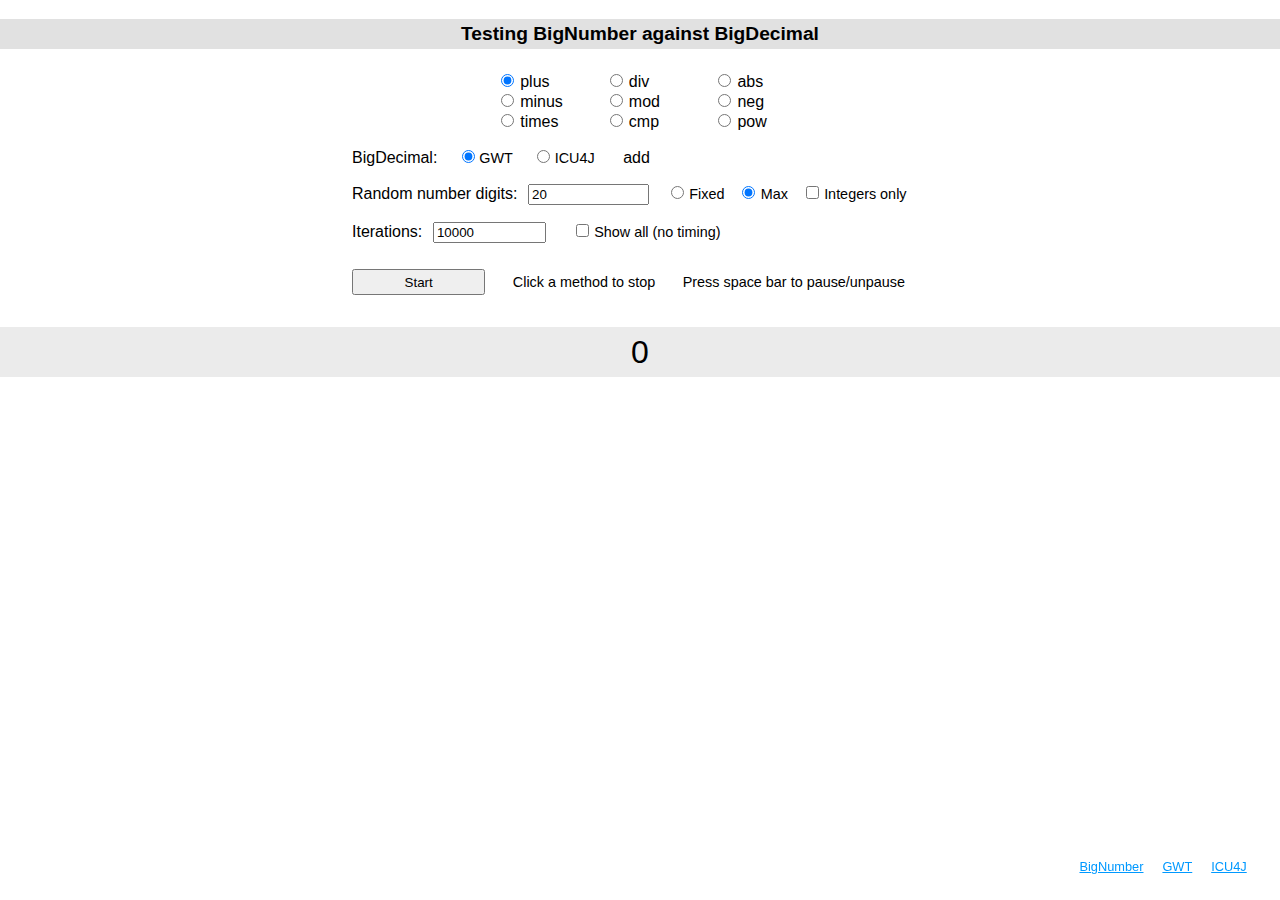
<file: node_modules/mysql/node_modules/bignumber.js/perf/bignumber-vs-bigdecimal.html>
<!DOCTYPE html>
<html lang='en'>
<head>
  <meta charset='utf-8' />
  <meta name="Author" content="M Mclaughlin">
  <title>Testing BigNumber</title>
  <style>
	body {margin: 0; padding: 0; font-family: Calibri, Arial, Sans-Serif;}
	div {margin: 1em 0;}
	h1, #counter {text-align: center; background-color: rgb(225, 225, 225);
		margin-top: 1em; padding: 0.2em; font-size: 1.2em;}
	a {color:  rgb(0, 153, 255); margin: 0 0.6em;}
	.links {position: fixed; bottom: 1em; right: 2em; font-size: 0.8em;}
	.form, #time {width: 36em; margin: 0 auto;}
	.form {text-align: left; margin-top: 1.4em;}
	.random input {margin-left: 1em;}
	.small {font-size: 0.9em;}
	.methods {margin: 1em auto; width: 18em;}
	.iterations input, .left {margin-left: 1.6em;}
	.info span {margin-left: 1.6em; font-size: 0.9em;}
	.info {margin-top: 1.6em;}
	.random input, .iterations input {margin-right: 0.3em;}
	.random label, .iterations label, .bigd label {font-size: 0.9em;
        margin-left: 0.1em;}
	.methods label {width: 5em; margin-left: 0.2em; display: inline-block;}
	.methods label.right {width: 2em;}
	.red {color: red; font-size: 1.1em; font-weight: bold;}
	button {width: 10em; height: 2em;}
	#dp, #r, #digits, #reps {margin-left: 0.8em;}
	#bigint {font-style: italic; display: none;}
	#gwt, #icu4j, #bd, #bigint {margin-left: 1.5em;}
	#division {display: none;}
	#counter {font-size: 2em; background-color: rgb(235, 235, 235);}
    #time {text-align: center;}
	#results {margin: 0 1.4em;}
  </style>
  <script src='../bignumber.js'></script>
  <script src='./lib/bigdecimal_GWT/bigdecimal.js'></script>
</head>
<body>
  <h1>Testing BigNumber against BigDecimal</h1>

  <div class='form'>

	<div class='methods'>
	  <input type='radio' id=0 name=1/><label for=0>plus</label>
	  <input type='radio' id=3 name=1/><label for=3>div</label>
	  <input type='radio' id=6 name=1/><label for=6 class='right'>abs</label>
	  <br>
	  <input type='radio' id=1 name=1/><label for=1>minus</label>
	  <input type='radio' id=4 name=1/><label for=4>mod</label>
	  <input type='radio' id=7 name=1/><label for=7 class='right'>neg</label>
	  <br>
	  <input type='radio' id=2 name=1/><label for=2>times</label>
	  <input type='radio' id=5 name=1/><label for=5>cmp</label>
	  <input type='radio' id=8 name=1/><label for=8 class='right'>pow</label>
	</div>

	<div class='bigd'>
	  <span>BigDecimal:</span>
	  <input type='radio' name=2 id='gwt' /><label for='gwt'>GWT</label>
	  <input type='radio' name=2 id='icu4j' /><label for='icu4j'>ICU4J</label>
	  <span id='bigint'>BigInteger</span>
	  <span id='bd'>add</span>
	</div>

	<div class='random'>
	  Random number digits:<input type='text' id='digits' size=12 />
	  <input type='radio' name=3 id='fix' /><label for='fix'>Fixed</label>
	  <input type='radio' name=3 id='max' /><label for='max'>Max</label>
	  <input type='checkbox' id='int' /><label for='int'>Integers only</label>
	</div>

	<div id='division'>
	  <span>Decimal places:<input type='text' id='dp' size=9 /></span>
	  <span class='left'>Rounding:<select id='r'>
		  <option>UP</option>
		  <option>DOWN</option>
		  <option>CEIL</option>
		  <option>FLOOR</option>
		  <option>HALF_UP</option>
		  <option>HALF_DOWN</option>
		  <option>HALF_EVEN</option>
		</select></span>
	</div>

	<div class='iterations'>
	  Iterations:<input type='text' id='reps' size=11 />
	  <input type='checkbox' id='show'/><label for='show'>Show all (no timing)</label>
	</div>

	<div class='info'>
	  <button id='start'>Start</button>
	  <span>Click a method to stop</span>
	  <span>Press space bar to pause/unpause</span>
	</div>

  </div>

  <div id='counter'>0</div>
  <div id='time'></div>
  <div id='results'></div>

  <div class='links'>
	<a href='https://github.com/MikeMcl/bignumber.js' target='_blank'>BigNumber</a>
	<a href='https://github.com/iriscouch/bigdecimal.js' target='_blank'>GWT</a>
	<a href='https://github.com/dtrebbien/BigDecimal.js/tree/' target='_blank'>ICU4J</a>
  </div>

  <script>

var i, completedReps, targetReps, cycleReps, cycleTime, prevCycleReps, cycleLimit,
	maxDigits, isFixed, isIntOnly, decimalPlaces, rounding, calcTimeout,
	counterTimeout, script, isGWT, BigDecimal_GWT, BigDecimal_ICU4J,
	bdM, bdTotal, bnM, bnTotal,
	bdMs = ['add', 'subtract', 'multiply', 'divide', 'remainder', 'compareTo',
		'abs', 'negate', 'pow'],
	bnMs = ['plus', 'minus', 'times', 'div', 'mod', 'cmp', 'abs', 'neg', 'pow'],
	lastRounding = 4,
	pause = false,
	up = true,
	timingVisible = false,
	showAll = false,

	// EDIT DEFAULTS HERE

	DEFAULT_REPS = 10000,
	DEFAULT_DIGITS = 20,
	DEFAULT_DECIMAL_PLACES = 20,
	DEFAULT_ROUNDING = 4,
	MAX_POWER = 20,
	CHANCE_NEGATIVE = 0.5,	 // 0 (never) to 1 (always)
	CHANCE_INTEGER = 0.2,	 // 0 (never) to 1 (always)
    MAX_RANDOM_EXPONENT = 100,
	SPACE_BAR = 32,
	ICU4J_URL = './lib/bigdecimal_ICU4J/BigDecimal-all-last.js',

	//

	$ = function (id) {return document.getElementById(id)},
	$INPUTS = document.getElementsByTagName('input'),
	$BD = $('bd'),
	$BIGINT = $('bigint'),
	$DIGITS = $('digits'),
	$GWT = $('gwt'),
	$ICU4J = $('icu4j'),
	$FIX = $('fix'),
	$MAX = $('max'),
	$INT = $('int'),
	$DIV = $('division'),
	$DP = $('dp'),
	$R = $('r'),
	$REPS = $('reps'),
	$SHOW = $('show'),
	$START = $('start'),
	$COUNTER = $('counter'),
	$TIME = $('time'),
	$RESULTS = $('results'),

    // Get random number in normal notation.
	getRandom = function () {
		var z,
            i = 0,
            // n is the number of digits - 1
			n = isFixed ? maxDigits - 1 : Math.random() * (maxDigits || 1) | 0,
            r = ( Math.random() * 10 | 0 ) + '';

		if (n) {
            if (r == '0')
     		    r = isIntOnly ? ( ( Math.random() * 9 | 0 ) + 1 ) + '' : (z = r + '.');

			for ( ; i++ < n; r += Math.random() * 10 | 0 ){}

			if (!z && !isIntOnly && Math.random() > CHANCE_INTEGER) {
				r = r.slice( 0, i = (Math.random() * n | 0) + 1 ) +
					'.' + r.slice(i);
			}
        }

        // Avoid division by zero error with division and modulo
		if ((bdM == 'divide' || bdM == 'remainder') && parseFloat(r) === 0)
			r = ( ( Math.random() * 9 | 0 ) + 1 ) + '';

		return Math.random() > CHANCE_NEGATIVE ? r : '-' + r;
	},

    // Get random number in exponential notation (if isIntOnly is false).
    // GWT BigDecimal BigInteger does not accept exponential notation.
    //getRandom = function () {
    //    var i = 0,
    //        // n is the number of significant digits - 1
    //        n = isFixed ? maxDigits - 1 : Math.random() * (maxDigits || 1) | 0,
    //        r = ( ( Math.random() * 9 | 0 ) + 1 ) + '';
    //
    //    for (; i++ < n; r += Math.random() * 10 | 0 ){}
    //
    //    if ( !isIntOnly ) {
    //
    //        // Add exponent.
    //        r += 'e' + ( Math.random() > 0.5 ? '+' : '-' ) +
    //          ( Math.random() * MAX_RANDOM_EXPONENT | 0 );
    //    }
    //
    //    return Math.random() > CHANCE_NEGATIVE ? r : '-' + r
    //},

	showTimings = function () {
		var i, bdS, bnS,
            sp = '',
            r = bnTotal < bdTotal
			  ? (bnTotal ? bdTotal / bnTotal : bdTotal)
			  : (bdTotal ? bnTotal / bdTotal : bnTotal);

        bdS = 'BigDecimal: ' + (bdTotal || '<1');
        bnS = 'BigNumber: ' + (bnTotal || '<1');

        for ( i = bdS.length - bnS.length; i-- > 0; sp += '&nbsp;'){}
        bnS = 'BigNumber: ' + sp + (bnTotal || '<1');

		$TIME.innerHTML =
            'No mismatches<div>' + bdS + ' ms<br>' + bnS + ' ms</div>' +
	    		((r = parseFloat(r.toFixed(1))) > 1
		    		? 'Big' + (bnTotal < bdTotal ? 'Number' : 'Decimal')
			    		+ ' was ' + r + ' times faster'
				    : 'Times approximately equal');
	},

	clear = function () {
		clearTimeout(calcTimeout);
		clearTimeout(counterTimeout);

		$COUNTER.style.textDecoration = 'none';
		$COUNTER.innerHTML = '0';
		$TIME.innerHTML = $RESULTS.innerHTML = '';
		$START.innerHTML = 'Start';
	},

	begin = function () {
        var i;
		clear();

		targetReps = +$REPS.value;
		if (!(targetReps > 0)) return;

		$START.innerHTML = 'Restart';

        i = +$DIGITS.value;
		$DIGITS.value = maxDigits = i && isFinite(i) ? i : DEFAULT_DIGITS;

		for (i = 0; i < 9; i++) {
			if ($INPUTS[i].checked) {
				bnM = bnMs[$INPUTS[i].id];
				bdM = bdMs[$INPUTS[i].id];
				break;
			}
		}

		if (bdM == 'divide') {
            i = +$DP.value;
            $DP.value = decimalPlaces = isFinite(i) ? i : DEFAULT_DECIMAL_PLACES;
			rounding = $R.selectedIndex;
			BigNumber.config(decimalPlaces, rounding);
		}

		isFixed = $FIX.checked;
		isIntOnly = $INT.checked;
		showAll = $SHOW.checked;

		BigDecimal = (isGWT = $GWT.checked)
			? (isIntOnly ? BigInteger : BigDecimal_GWT)
			: BigDecimal_ICU4J;

		prevCycleReps = cycleLimit = completedReps = bdTotal = bnTotal = 0;
		pause = false;

		cycleReps = showAll ? 1 : 0.5;
		cycleTime = +new Date();

		setTimeout(updateCounter, 0);
	},

	updateCounter = function () {

		if (pause) {
			if (!timingVisible && !showAll) {
				showTimings();
				timingVisible = true;
			}
			counterTimeout = setTimeout(updateCounter, 50);
			return
		}

		$COUNTER.innerHTML = completedReps;

		if (completedReps < targetReps) {
			if (timingVisible) {
				$TIME.innerHTML = '';
				timingVisible = false;
			}

			if (!showAll) {

				// Adjust cycleReps so counter is updated every second-ish
				if (prevCycleReps != cycleReps) {

					// cycleReps too low
					if (+new Date() - cycleTime < 1e3) {
						prevCycleReps = cycleReps;

						if (cycleLimit) {
							cycleReps += ((cycleLimit - cycleReps) / 2);
						} else {
							cycleReps *= 2;
						}

					// cycleReps too high
					} else {
						cycleLimit = cycleReps;
						cycleReps -= ((cycleReps - prevCycleReps) / 2);
					}

					cycleReps = Math.floor(cycleReps) || 1;
					cycleTime = +new Date();
				}

				if (completedReps + cycleReps > targetReps) {
					cycleReps = targetReps - completedReps;
				}
			}

			completedReps += cycleReps;
			calcTimeout = setTimeout(calc, 0);

		// Finished - show timings summary
		} else {
			$START.innerHTML = 'Start';
			$COUNTER.style.textDecoration = 'underline';
			if (!showAll) {
				showTimings();
			}
		}
	},

	calc = function () {

		var start, bdT, bnT, bdR, bnR,
			xs = [cycleReps],
			ys = [cycleReps],
			bdRs = [cycleReps],
			bnRs = [cycleReps];


		// GENERATE RANDOM OPERANDS

		for (i = 0; i < cycleReps; i++) {
			xs[i] = getRandom();
		}

		if (bdM == 'pow') {

			// GWT pow argument must be Number type and integer
			if (isGWT) {
				for (i = 0; i < cycleReps; i++) {
					ys[i] = Math.floor(Math.random() * (MAX_POWER + 1));
				}

			// ICU4J pow argument must be BigDecimal
			} else {
				for (i = 0; i < cycleReps; i++) {
					ys[i] = Math.floor(Math.random() * (MAX_POWER + 1)) + '';
				}
			}

		// No second operand needed for abs and negate
		} else if (bdM != 'abs' && bdM != 'negate') {
			for (i = 0; i < cycleReps; i++) {
				ys[i] = getRandom();
			}
		}


		//********************************************************************//
		//************************** START TIMING ****************************//
		//********************************************************************//


		// BIGDECIMAL

		if (bdM == 'divide') {

			start = +new Date();
			for (i = 0; i < cycleReps; i++) {
				bdRs[i] = new BigDecimal(xs[i])[bdM](new BigDecimal(ys[i]),
					decimalPlaces, rounding);
			}
			bdT = +new Date() - start;

		// GWT pow argument must be Number type and integer
		} else if (bdM == 'pow' && isGWT) {

			start = +new Date();
			for (i = 0; i < cycleReps; i++) {
				bdRs[i] = new BigDecimal(xs[i])[bdM](ys[i]);
			}
			bdT = +new Date() - start;

		} else if (bdM == 'abs' || bdM == 'negate') {

			start = +new Date();
			for (i = 0; i < cycleReps; i++) {
				bdRs[i] = new BigDecimal(xs[i])[bdM]();
			}
			bdT = +new Date() - start;

		} else {

			start = +new Date();
			for (i = 0; i < cycleReps; i++) {
				bdRs[i] = new BigDecimal(xs[i])[bdM](new BigDecimal(ys[i]));
			}
			bdT = +new Date() - start;

		}


		// BIGNUM

		if (bdM == 'pow') {

			start = +new Date();
			for (i = 0; i < cycleReps; i++) {
				bnRs[i] = new BigNumber(xs[i])[bnM](ys[i]);
			}
			bnT = +new Date() - start;

		} else if (bdM == 'abs' || bdM == 'negate') {

			start = +new Date();
			for (i = 0; i < cycleReps; i++) {
				bnRs[i] = new BigNumber(xs[i])[bnM]();
			}
			bnT = +new Date() - start;

		} else {

			start = +new Date();
			for (i = 0; i < cycleReps; i++) {
				bnRs[i] = new BigNumber(xs[i])[bnM](new BigNumber(ys[i]));
			}
			bnT = +new Date() - start;

		}


		//********************************************************************//
		//**************************** END TIMING ****************************//
		//********************************************************************//


		// CHECK FOR MISMATCHES

		for (i = 0; i < cycleReps; i++) {
			bnR = bnRs[i].toString();

			// Remove any trailing zeros from BigDecimal result
			if (isGWT) {
				bdR = bdM == 'compareTo' || isIntOnly
					? bdRs[i].toString()
					: bdRs[i].stripTrailingZeros().toPlainString();
			} else {

				// No toPlainString() or stripTrailingZeros() in ICU4J
				bdR = bdRs[i].toString();

				if (bdR.indexOf('.') != -1) {
					bdR = bdR.replace(/\.?0+$/, '');
				}
			}

			if (bdR !== bnR) {

				$RESULTS.innerHTML =
					'<span class="red">Breaking on first mismatch:</span>' +
					'<br><br>' +xs[i] + '<br>' + bnM + '<br>' + ys[i] +
					'<br><br>BigDecimal<br>' + bdR + '<br>' + bnR + '<br>BigNumber';

				if (bdM == 'divide') {
					$RESULTS.innerHTML += '<br><br>Decimal places: ' +
						decimalPlaces + '<br>Rounding mode: ' + rounding;
				}
				return;
			} else if (showAll) {
				$RESULTS.innerHTML = xs[i] + '<br>' + bnM + '<br>' + ys[i] +
				'<br><br>BigDecimal<br>' + bdR + '<br>' + bnR + '<br>BigNumber';
			}
		}

		bdTotal += bdT;
		bnTotal += bnT;

		updateCounter();
	};


// EVENT HANDLERS

document.onkeyup = function (evt) {
	evt = evt || window.event;
	if ((evt.keyCode || evt.which) == SPACE_BAR) {
		up = true;
	}
};
document.onkeydown = function (evt) {
	evt = evt || window.event;
	if (up && (evt.keyCode || evt.which) == SPACE_BAR) {
		pause = !pause;
		up = false;
	}
};

// BigNumber methods' radio buttons' event handlers
for (i = 0; i < 9; i++) {
	$INPUTS[i].checked = false;
	$INPUTS[i].disabled = false;
	$INPUTS[i].onclick = function () {
		clear();
		lastRounding = $R.options.selectedIndex;
		$DIV.style.display = 'none';
		bnM = bnMs[this.id];
		$BD.innerHTML = bdM = bdMs[this.id];
	};
}
$INPUTS[1].onclick = function () {
	clear();
	$R.options.selectedIndex = lastRounding;
	$DIV.style.display = 'block';
	bnM = bnMs[this.id];
	$BD.innerHTML = bdM = bdMs[this.id];
};

// Show/hide BigInteger and disable/un-disable division accordingly as BigInteger
// throws an exception if division gives "no exact representable decimal result"
$INT.onclick = function () {
	if (this.checked && $GWT.checked) {
		if ($INPUTS[1].checked) {
			$INPUTS[1].checked = false;
			$INPUTS[0].checked = true;
			$BD.innerHTML = bdMs[$INPUTS[0].id];
			$DIV.style.display = 'none';
		}
		$INPUTS[1].disabled = true;
		$BIGINT.style.display = 'inline';
	} else {
		$INPUTS[1].disabled = false;
		$BIGINT.style.display = 'none';
	}
};
$ICU4J.onclick = function () {
	$INPUTS[1].disabled = false;
	$BIGINT.style.display = 'none';
};
$GWT.onclick = function () {
	if ($INT.checked) {
		if ($INPUTS[1].checked) {
			$INPUTS[1].checked = false;
			$INPUTS[0].checked = true;
			$BD.innerHTML = bdMs[$INPUTS[0].id];
			$DIV.style.display = 'none';
		}
		$INPUTS[1].disabled = true;
		$BIGINT.style.display = 'inline';
	}
};

BigNumber.config({
	DECIMAL_PLACES : 20,
	ROUNDING_MODE : 4,
	ERRORS : false,
	RANGE : 1E9,
	EXPONENTIAL_AT : 1E9
});

// Set defaults
$MAX.checked = $INPUTS[0].checked = $GWT.checked = true;
$SHOW.checked = $INT.checked = false;
$REPS.value = DEFAULT_REPS;
$DIGITS.value = DEFAULT_DIGITS;
$DP.value = DEFAULT_DECIMAL_PLACES;
$R.option = DEFAULT_ROUNDING;

BigDecimal_GWT = BigDecimal;
BigDecimal = undefined;

// Load ICU4J BigDecimal
script = document.createElement("script");
script.src = ICU4J_URL;
script.onload = script.onreadystatechange = function () {
	if (!script.readyState || /loaded|complete/.test(script.readyState)) {
		script = null;
		BigDecimal_ICU4J = BigDecimal;
		$START.onmousedown = begin;
	}
};
document.getElementsByTagName("head")[0].appendChild(script);



/*

NOTES:


ICU4J
=====
IBM java package: com.ibm.icu.math
pow's argument must be a BigDecimal.
Among other differences, doesn't have .toPlainString() or .stripTrailingZeros().
Exports BigDecimal only.
Much faster than gwt on Firefox, on Chrome it varies with the method.


GWT
===
Java standard class library: java.math.BigDecimal

Exports:
  RoundingMode
  MathContext
  BigDecimal
  BigInteger

BigDecimal properties:
  ROUND_CEILING
  ROUND_DOWN
  ROUND_FLOOR
  ROUND_HALF_DOWN
  ROUND_HALF_EVEN
  ROUND_HALF_UP
  ROUND_UNNECESSARY
  ROUND_UP
  __init__
  valueOf
  log
  logObj
  ONE
  TEN
  ZERO

BigDecimal instance properties/methods:
( for (var i in new BigDecimal('1').__gwt_instance.__gwtex_wrap) {...} )

  byteValueExact
  compareTo
  doubleValue
  equals
  floatValue
  hashCode
  intValue
  intValueExact
  max
  min
  movePointLeft
  movePointRight
  precision
  round
  scale
  scaleByPowerOfTen
  shortValueExact
  signum
  stripTrailingZeros
  toBigInteger
  toBigIntegerExact
  toEngineeringString
  toPlainString
  toString
  ulp
  unscaledValue
  longValue
  longValueExact
  abs
  add
  divide
  divideToIntegralValue
  multiply
  negate
  plus
  pow
  remainder
  setScale
  subtract
  divideAndRemainder

*/

  </script>
</body>
</html>
</file>
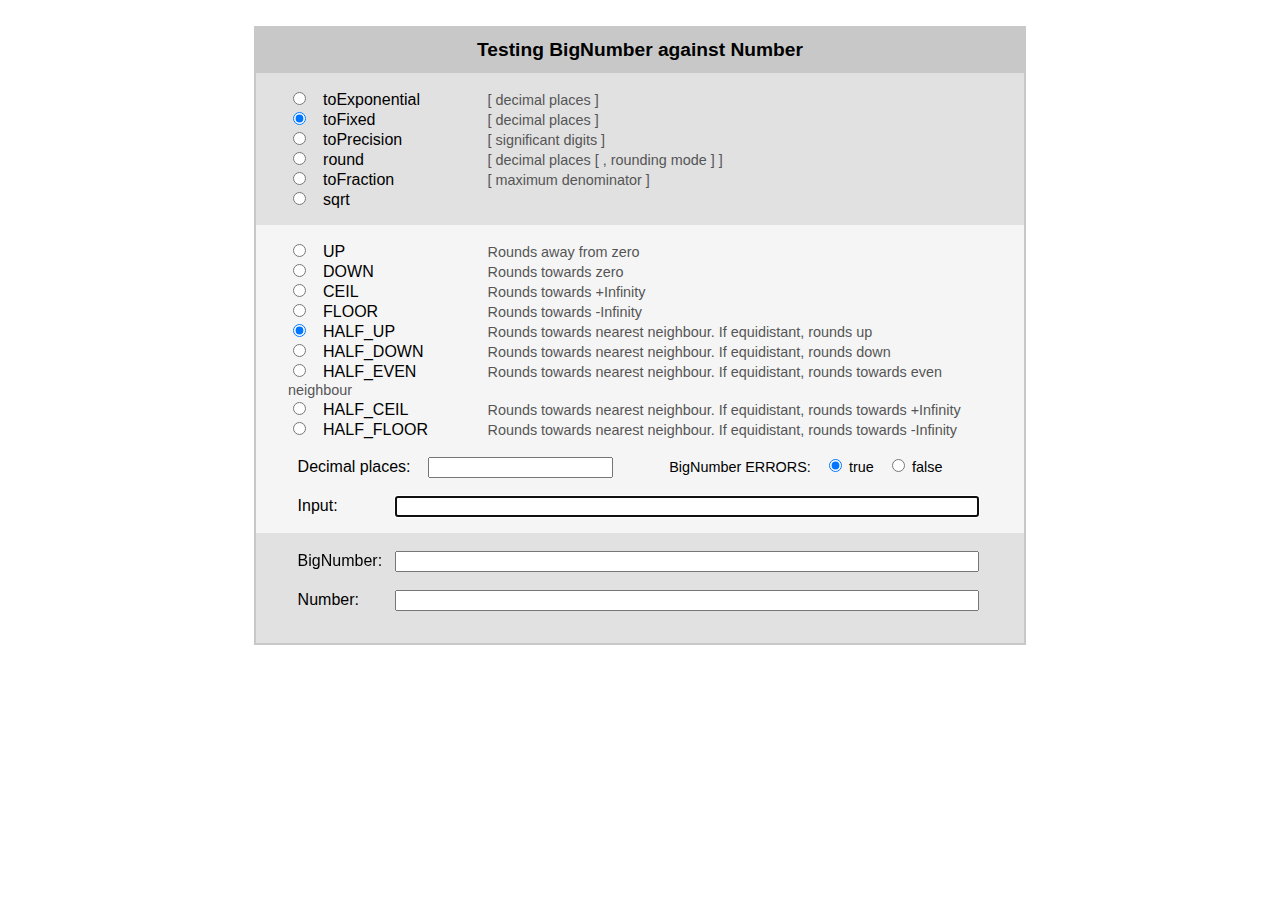
<file: node_modules/mysql/node_modules/bignumber.js/test/browser/bignumber-vs-number.html>
<!DOCTYPE html>
<html lang='en'>
<head>
  <meta charset='utf-8' />
  <meta name="Author" content="M Mclaughlin">
  <title>Testing BigNumber against Number</title>
  <style>
    body, ul, form, h1, div {margin: 0; padding: 0;}
    body, pre {font-family: Calibri, Arial, Sans-Serif;}
    form {width: 48em; margin: 1.6em auto; border: 2px solid rgb(200, 200, 200);}
    h1 {text-align: center; font-size: 1.2em; padding: 0.6em 0;
        background-color: rgb(200, 200, 200)}
    ul {list-style-type: none; color: rgb(85, 85, 85); padding: 1em 1em 0 2em;}
    .input, ul {background-color: rgb(245, 245, 245);}
    .input, .output {padding: 0 1em 1em 2em;}
    .output, .methods {background-color: rgb(225, 225, 225);}
    .methods {padding-bottom: 1em;}
    .output {padding-bottom: 2em;}
    .size {width: 80%;}
    label {width: 10em; color: rgb(0, 0, 0); margin-left: 0.6em;}
    label {display: inline-block;}
    span, .exLabel, pre {font-size: 0.9em;}
	pre {display: inline;}
    .exLabel {display: inline; margin-left: 0; width: 2em;}
    .arg, .result, .dp {width: 5em; margin-right: 0.8em; margin-top: 1.2em;}
    .dp {width: auto;}
    .exInput {margin-left: 1em;}
    .code {width: 60em; margin: 0 auto; font-family: Courier New, Courier,
        monospace; font-size: 0.8em;}
  </style>
  <script src='../../bignumber.js'></script>
</head>
<body>
  <form>
    <h1>Testing BigNumber against Number</h1>
    <ul class='methods'>
      <li>
        <input type='radio' id='toExponential' name=1/>
        <label for='toExponential'>toExponential</label>
        <span>[ decimal places ]</span>
      </li>
      <li>
        <input type='radio' id='toFixed' name=1/>
        <label for='toFixed'>toFixed</label>
        <span>[ decimal places ]</span>
      </li>
      <li>
        <input type='radio' id='toPrecision' name=1/>
        <label for='toPrecision'>toPrecision</label>
        <span>[ significant digits ]</span>
      </li>
      <li>
        <input type='radio' id='round' name=1/>
        <label for='round'>round</label>
        <span>[ decimal places [ , rounding mode ] ]</span>
      </li>
      <li>
        <input type='radio' id='toFraction' name=1/>
        <label for='toFraction'>toFraction</label>
        <span>[ maximum denominator ]</span>
      </li>
      <li>
        <input type='radio' id='sqrt' name=1/>
        <label for='sqrt'>sqrt</label>
      </li>
    </ul>
    <ul id='roundings'>
      <li>
        <input type='radio' id=0 name=2/>
        <label for=0 >UP</label>
        <span>Rounds away from zero</span>
      </li>
      <li>
        <input type='radio' id=1 name=2/>
        <label for=1 >DOWN</label>
        <span>Rounds towards zero</span>
      </li>
      <li>
        <input type='radio' id=2 name=2/>
        <label for=2 >CEIL</label>
        <span>Rounds towards +Infinity</span>
      </li>
      <li>
        <input type='radio' id=3 name=2/>
        <label for=3 >FLOOR</label>
        <span>Rounds towards -Infinity</span>
      </li>
      <li>
        <input type='radio' id=4 name=2/>
        <label for=4 >HALF_UP</label>
        <span>Rounds towards nearest neighbour. If equidistant, rounds up</span>
      </li>
      <li>
        <input type='radio' id=5 name=2/>
        <label for=5 >HALF_DOWN</label>
        <span>Rounds towards nearest neighbour. If equidistant, rounds down</span>
      </li>
      <li>
        <input type='radio' id=6 name=2/>
        <label for=6 >HALF_EVEN</label>
        <span>Rounds towards nearest neighbour. If equidistant, rounds towards even neighbour</span>
      </li>
      <li>
        <input type='radio' id=7 name=2/>
        <label for=7 >HALF_CEIL</label>
        <span>Rounds towards nearest neighbour. If equidistant, rounds towards +Infinity</span>
      </li>
      <li>
        <input type='radio' id=8 name=2/>
        <label for=8 >HALF_FLOOR</label>
        <span>Rounds towards nearest neighbour. If equidistant, rounds towards -Infinity</span>
      </li>
    </ul>

    <div class='input'>
      <div class='dpDiv'>
      <label class='dp' id='dpLabel' for='dp'>Decimal places:</label>
      <input type='text' id='dp' name='dp' size=20 />
      <pre>             BigNumber ERRORS:</pre>
      <input class='exInput' type='radio' id='exTrue' name=3/>
      <label class='exLabel' for='exTrue'>true</label>
      <input class='exInput' type='radio' id='exFalse' name=3/>
      <label class='exLabel' for='exFalse'>false</label>
      </div>
      <label class='arg' for='input'>Input:</label>
      <input class='size' type='text' id='input' name='input' />
    </div>

    <div class='output'>
      <label class='result' for='bignumber'>BigNumber:</label>
      <input class='size' type='text' id='bignumber' name='bignumber' readonly />
      <div id='number'>
        <label class='result' for='num'>Number:</label>
        <input class='size' type='text' id='num' name='num' readonly />
      </div>
    </div>
  </form>
  <div class= 'code' id='code'></div>
  <script>
(function () {
    var i, toFraction, lastFocus,
        d = document,
        $ = function (id) {return d.getElementById(id)},
        $input = $('input'),
        $dp = $('dp'),
        $dpLabel = $('dpLabel'),
        $num = $('num'),
        $bignumber = $('bignumber'),
        $number = $('number'),
        $roundings = $('roundings'),
        $exceptionsTrue = $('exTrue'),
        $exceptionsFalse = $('exFalse'),
        $code = $('code'),
        $inputs = d.getElementsByTagName('input');

    function round() {
        var i, rb, method, mode, includeNumber, numVal, bignumberVal, isSqrt,
            dp = ($dp.value = $dp.value.replace(/\s+/g, '')),
            dpEmpty = dp === '',
            input = ($input.value = $input.value.replace(/\s+/g, '')),
            exceptions = $exceptionsTrue.checked,
            code = 'BigNumber.config({ERRORS : ' + exceptions;

        BigNumber.config({ERRORS : exceptions});

        if (input) {
            for (i = 0; i < 15; i++) {
                rb = $inputs[i];
                if (rb.checked) {
                    if (i < 6) method = rb.id;
                    else mode = rb.id;
                }
            }

            $num.value = $bignumber.value = $code.innerHTML = '';
            isSqrt = method == 'sqrt';

            if (includeNumber = method != 'toFraction' && method != 'round') {
                try {
                    numVal = isSqrt
                        ? Math.sqrt(input)
                        : dpEmpty
                            ? Number(input)[method]()
                            : Number(input)[method](dp);
                } catch(e) {
                    numVal = e;
                }

                if (isSqrt && !dpEmpty) {
                    try {
                        BigNumber.config(dp);
                    } catch(e) {
                        $bignumber.value = e;
                        return;
                    }
                    code += ', DECIMAL_PLACES : ' + dp;
                }
                BigNumber.config({ROUNDING_MODE : mode});
                code += ', ROUNDING_MODE : ' + mode;
            }

            code += "})<br>BigNumber('" + input + "')." + method + "(";

            if (!isSqrt) {
                if (method == 'round') {
                    if (dpEmpty) {
                        dp = undefined;
                        dpEmpty = false;
                    }
                    code += "'" + dp + "', " + mode;

                } else if (!dpEmpty) code += "'" + dp + "'";
            }

            code += ')<br><br>';

            if (includeNumber) {
                if (isSqrt) {
                    code += "Math.sqrt('" + input + "')";
                } else {
                    code += "Number('" + input + "')." + method + "(";
                    if (!dpEmpty) code += "'" + dp + "'";
                    code += ")";
                }
            }

            try {
                bignumberVal = dpEmpty
                    ? new BigNumber(input)[method]()
                    : new BigNumber(input)[method](dp, mode);
            } catch(e) {
                bignumberVal = e;
            }

            setTimeout(function () {
                $bignumber.value = bignumberVal;
                if (includeNumber) $num.value = numVal;
                $code.innerHTML = code;
            }, 100);

            if (window.console && console.log) {
                input = new BigNumber(input);
                console.log('\nc: ' + input.c +
                            '\ne: ' + input.e +
                            '\ns: ' + input.s);
            }
        }
        lastFocus.focus();
    }

    BigNumber.config({
        DECIMAL_PLACES : 20,
        ROUNDING_MODE : 4,
        ERRORS : false,
        EXPONENTIAL_AT : 1E9,
        RANGE : 1E9
    });

    $input.value = $dp.value = $num.value = $bignumber.value = '';
    setTimeout(function () {$input.focus()}, 0);

    for (i = 0; i < 15; i++) {
        $inputs[i].checked = false;

        $inputs[i].onclick = function () {
            if (this.id >= 0) {
                round();
            } else {
                if (this.id == 'toFraction') {
                    toFraction = true;
                    $dpLabel.innerHTML = 'Maximum denominator:';
                    $number.style.display = $roundings.style.display = 'none';
                } else {
                    $dpLabel.innerHTML = this.id == 'toPrecision'
                        ? 'Significant digits:'
                        : 'Decimal places:';
                    $number.style.display = this.id == 'round'
                        ? 'none'
                        : 'block';
                    $roundings.style.display = 'block';
                    if (toFraction) toFraction = false;
                }
                $dp.value = $bignumber.value = $num.value = $code.innerHTML = '';
                lastFocus.focus();
            }
        };
    }

    $exceptionsTrue.onclick = $exceptionsFalse.onclick = round;

    $input.onfocus = $dp.onfocus = function () {
        lastFocus = this;
    };

    $inputs[1].checked = $inputs[10].checked = $exceptionsTrue.checked = true;

    document.onkeypress = function (e) {
        if ((e || window.event).keyCode == 13) {
            round();
            return false;
        } else $num.value = $bignumber.value = '';
    };
})();
  </script>
</body>
</html>
</file>
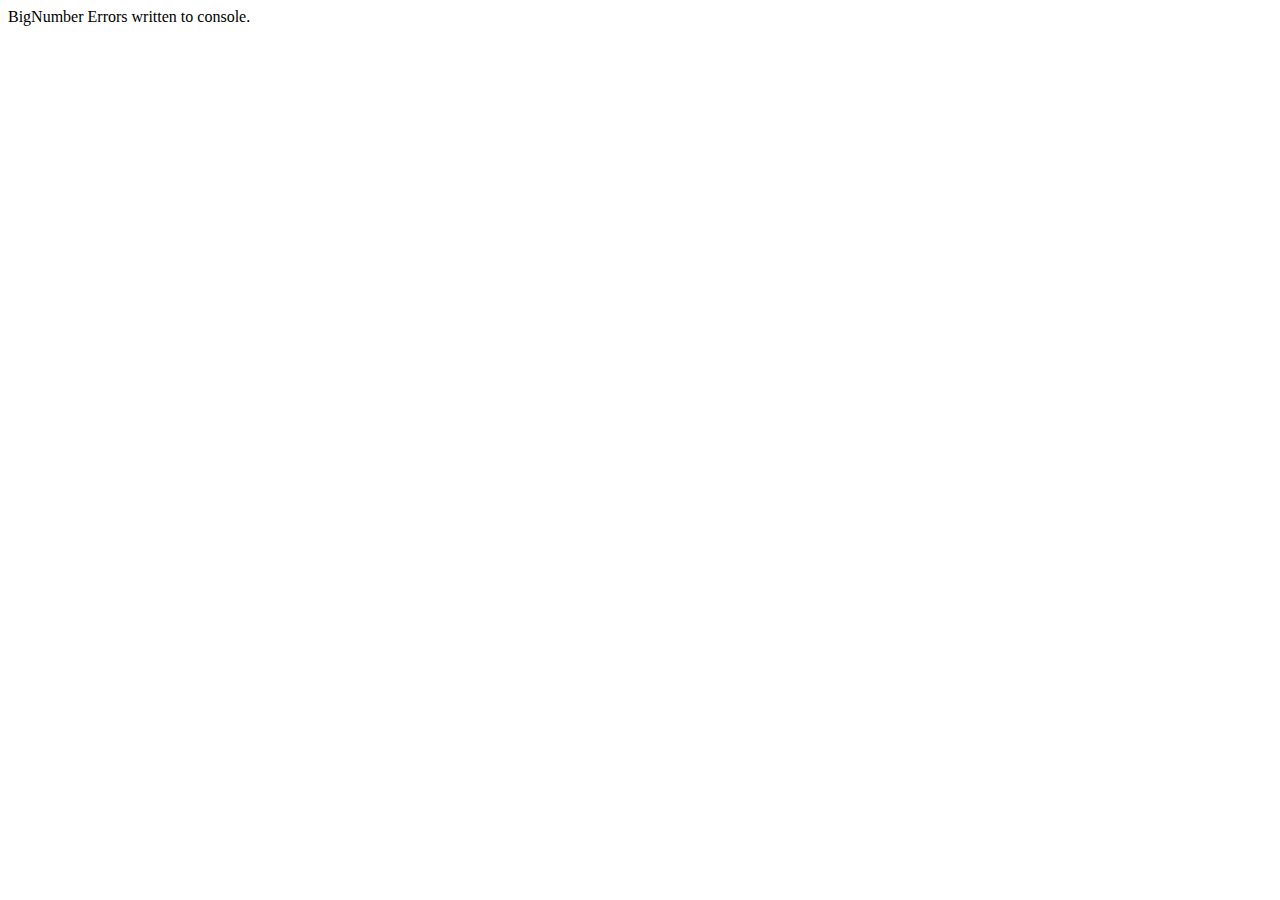
<file: node_modules/mysql/node_modules/bignumber.js/test/browser/console-errors.html>
<!DOCTYPE html>
<html lang="en">
<head>
  <meta charset="utf-8" />
  <title>BigNumber Errors</title>
  <script src='../../bignumber.js'></script>
</head>
<body>
  <script>

    var n;

    document.body.innerHTML = 'BigNumber Errors written to console.';

    try {
        n = new BigNumber(45324542.452466456546456);
    } catch (e) {
        console.error(e + '')
    } try {
        n = new BigNumber(333, 2);
    } catch (e) {
        console.error(e + '')
    } try {
         n = new BigNumber(123, 5.6);
    } catch (e) {
        console.error(e + '')
    } try {
        n = new BigNumber(123, 37);
    } catch (e) {
        console.error(e + '')
    } try {
        n = new BigNumber('hello');
    } catch (e) {
        console.error(e + '')
    } try {
        n = new BigNumber(8475698473265965);
    } catch (e) {
        console.error(e + '')
    }

    try {
        BigNumber.config({ DECIMAL_PLACES : 10.3});
    } catch (e) {
        console.error(e + '')
    } try {
        BigNumber.config({ DECIMAL_PLACES : -1});
    } catch (e) {
        console.error(e + '')
    } try {
        BigNumber.config({ ROUNDING_MODE : 4.3});
    } catch (e) {
        console.error(e + '')
    } try {
        BigNumber.config({ ROUNDING_MODE : 10});
    } catch (e) {
        console.error(e + '')
    } try {
        BigNumber.config({ EXPONENTIAL_AT : 10.3});
    } catch (e) {
        console.error(e + '')
    } try {
        BigNumber.config({ EXPONENTIAL_AT : 1e99});
    } catch (e) {
        console.error(e + '')
    } try {
        BigNumber.config({ RANGE : 1.999});
    } catch (e) {
        console.error(e + '')
    } try {
        BigNumber.config({ RANGE : 1e99});
    } catch (e) {
        console.error(e + '')
    } try {
        BigNumber.config({ ERRORS : 'ertg'});
    } catch (e) {
        console.error(e + '')
    }

    try {
        n = new BigNumber(2).pow(10.3);
    } catch (e) {
        console.error(e + '')
    } try {
        n = new BigNumber(2).pow(1e99);
    } catch (e) {
        console.error(e + '')
    }

    try {
        n = new BigNumber(2).round(300.3);
    } catch (e) {
        console.error(e + '')
    } try {
        n = new BigNumber(2).round(1e99);
    } catch (e) {
        console.error(e + '')
    } try {
       n = new BigNumber(2).round(null, 3.3);
    } catch (e) {
        console.error(e + '')
    } try {
        n = new BigNumber(2).round(null, 9);
    } catch (e) {
        console.error(e + '')
    }

    try {
        n = new BigNumber(2).toE(300.3);
    } catch (e) {
        console.error(e + '')
    } try {
        n = new BigNumber(2).toE(1e99);
    } catch (e) {
        console.error(e + '')
    }

    try {
        n = new BigNumber(2).toF(300.3);
    } catch (e) {
        console.error(e + '')
    } try {
        n = new BigNumber(2).toF(1e99);
    } catch (e) {
        console.error(e + '')
    }

    try {
        n = new BigNumber(2).toFr(300.3);
    } catch (e) {
        console.error(e + '')
    } try {
        n = new BigNumber(2).toFr(-1);
    } catch (e) {
        console.error(e + '')
    }

    try {
        n = new BigNumber(2).toP(300.3);
    } catch (e) {
        console.error(e + '')
    } try {
       n = new BigNumber(2).toP(0);
    } catch (e) {
        console.error(e + '')
    }

    try {
        n = new BigNumber(2).toS(3.3);
    } catch (e) {
        console.error(e + '')
    } try {
        n = new BigNumber(2).toS(1);
    } catch (e) {
        console.error(e + '')
    }


   /*
    * cmp, div, eq, gt, gte, lt, lte, minus, mod, plus, pow, times.
    */


    try {
        n = new BigNumber(2).cmp(45324542.452466456546456);
    } catch (e) {
        console.error(e + '')
    } try {
        n = new BigNumber(2).cmp(333, 2);
    } catch (e) {
        console.error(e + '')
    } try {
        n = new BigNumber(2).cmp(123, 5.6);
    } catch (e) {
        console.error(e + '')
    } try {
        n = new BigNumber(2).cmp(123, 37);
    } catch (e) {
        console.error(e + '')
    } try {
        n = new BigNumber(2).cmp('hello');
    } catch (e) {
        console.error(e + '')
    } try {
        n = new BigNumber(2).cmp(8475698473265965);
    } catch (e) {
        console.error(e + '')
    }

    try {
        n = new BigNumber(2).div(45324542.452466456546456);
    } catch (e) {
        console.error(e + '')
    } try {
        n = new BigNumber(2).div(333, 2);
    } catch (e) {
        console.error(e + '')
    } try {
        n = new BigNumber(2).div(123, 5.6);
    } catch (e) {
        console.error(e + '')
    } try {
        n = new BigNumber(2).div(123, 37);
    } catch (e) {
        console.error(e + '')
    } try {
        n = new BigNumber(2).div('hello');
    } catch (e) {
        console.error(e + '')
    } try {
        n = new BigNumber(2).div(8475698473265965);
    } catch (e) {
        console.error(e + '')
    }

    try {
        n = new BigNumber(2).eq(45324542.452466456546456);
    } catch (e) {
        console.error(e + '')
    } try {
        n = new BigNumber(2).eq(333, 2);
    } catch (e) {
        console.error(e + '')
    } try {
        n = new BigNumber(2).eq(123, 5.6);
    } catch (e) {
        console.error(e + '')
    } try {
        n = new BigNumber(2).eq(123, 37);
    } catch (e) {
        console.error(e + '')
    } try {
        n = new BigNumber(2).eq('hello');
    } catch (e) {
        console.error(e + '')
    } try {
        n = new BigNumber(2).eq(8475698473265965);
    } catch (e) {
        console.error(e + '')
    }

    try {
        n = new BigNumber(2).gt(45324542.452466456546456);
    } catch (e) {
        console.error(e + '')
    } try {
        n = new BigNumber(2).gt(333, 2);
    } catch (e) {
        console.error(e + '')
    } try {
        n = new BigNumber(2).gt(123, 5.6);
    } catch (e) {
        console.error(e + '')
    } try {
        n = new BigNumber(2).gt(123, 37);
    } catch (e) {
        console.error(e + '')
    } try {
        n = new BigNumber(2).gt('hello');
    } catch (e) {
        console.error(e + '')
    } try {
        n = new BigNumber(2).gt(8475698473265965);
    } catch (e) {
        console.error(e + '')
    }

    try {
        n = new BigNumber(2).gte(45324542.452466456546456);
    } catch (e) {
        console.error(e + '')
    } try {
        n = new BigNumber(2).gte(333, 2);
    } catch (e) {
        console.error(e + '')
    } try {
        n = new BigNumber(2).gte(123, 5.6);
    } catch (e) {
        console.error(e + '')
    } try {
        n = new BigNumber(2).gte(123, 37);
    } catch (e) {
        console.error(e + '')
    } try {
        n = new BigNumber(2).gte('hello');
    } catch (e) {
        console.error(e + '')
    } try {
        n = new BigNumber(2).gte(8475698473265965);
    } catch (e) {
        console.error(e + '')
    }

    try {
        n = new BigNumber(2).lt(45324542.452466456546456);
    } catch (e) {
        console.error(e + '')
    } try {
        n = new BigNumber(2).lt(333, 2);
    } catch (e) {
        console.error(e + '')
    } try {
        n = new BigNumber(2).lt(123, 5.6);
    } catch (e) {
        console.error(e + '')
    } try {
        n = new BigNumber(2).lt(123, 37);
    } catch (e) {
        console.error(e + '')
    } try {
        n = new BigNumber(2).lt('hello');
    } catch (e) {
        console.error(e + '')
    } try {
        n = new BigNumber(2).lt(8475698473265965);
    } catch (e) {
        console.error(e + '')
    }

    try {
        n = new BigNumber(2).lte(45324542.452466456546456);
    } catch (e) {
        console.error(e + '')
    } try {
        n = new BigNumber(2).lte(333, 2);
    } catch (e) {
        console.error(e + '')
    } try {
        n = new BigNumber(2).lte(123, 5.6);
    } catch (e) {
        console.error(e + '')
    } try {
        n = new BigNumber(2).lte(123, 37);
    } catch (e) {
        console.error(e + '')
    } try {
        n = new BigNumber(2).lte('hello');
    } catch (e) {
        console.error(e + '')
    } try {
        n = new BigNumber(2).lte(8475698473265965);
    } catch (e) {
        console.error(e + '')
    }

    try {
        n = new BigNumber(2).minus(45324542.452466456546456);
    } catch (e) {
        console.error(e + '')
    } try {
        n = new BigNumber(2).minus(333, 2);
    } catch (e) {
        console.error(e + '')
    } try {
        n = new BigNumber(2).minus(123, 5.6);
    } catch (e) {
        console.error(e + '')
    } try {
        n = new BigNumber(2).minus(123, 37);
    } catch (e) {
        console.error(e + '')
    } try {
        n = new BigNumber(2).minus('hello');
    } catch (e) {
        console.error(e + '')
    } try {
        n = new BigNumber(2).minus(8475698473265965);
    } catch (e) {
        console.error(e + '')
    }

    try {
        n = new BigNumber(2).mod(45324542.452466456546456);
    } catch (e) {
        console.error(e + '')
    } try {
        n = new BigNumber(2).mod(333, 2);
    } catch (e) {
        console.error(e + '')
    } try {
        n = new BigNumber(2).mod(123, 5.6);
    } catch (e) {
        console.error(e + '')
    } try {
        n = new BigNumber(2).mod(123, 37);
    } catch (e) {
        console.error(e + '')
    } try {
        n = new BigNumber(2).mod('hello');
    } catch (e) {
        console.error(e + '')
    } try {
        n = new BigNumber(2).mod(8475698473265965);
    } catch (e) {
        console.error(e + '')
    }

    try {
        n = new BigNumber(2).plus(45324542.452466456546456);
    } catch (e) {
        console.error(e + '')
    } try {
        n = new BigNumber(2).plus(333, 2);
    } catch (e) {
        console.error(e + '')
    } try {
        n = new BigNumber(2).plus(123, 5.6);
    } catch (e) {
        console.error(e + '')
    } try {
        n = new BigNumber(2).plus(123, 37);
    } catch (e) {
        console.error(e + '')
    } try {
        n = new BigNumber(2).plus('hello');
    } catch (e) {
        console.error(e + '')
    } try {
        n = new BigNumber(2).plus(8475698473265965);
    } catch (e) {
        console.error(e + '')
    }

    try {
        n = new BigNumber(2).pow(45324542.452466456546456);
    } catch (e) {
        console.error(e + '')
    } try {
        n = new BigNumber(2).pow(333, 2);
    } catch (e) {
        console.error(e + '')
    } try {
        n = new BigNumber(2).pow(123, 5.6);
    } catch (e) {
        console.error(e + '')
    } try {
        n = new BigNumber(2).pow(123, 37);
    } catch (e) {
        console.error(e + '')
    } try {
        n = new BigNumber(2).pow('hello');
    } catch (e) {
        console.error(e + '')
    } try {
        n = new BigNumber(2).pow(8475698473265965);
    } catch (e) {
        console.error(e + '')
    }

    try {
        n = new BigNumber(2).times(45324542.452466456546456);
    } catch (e) {
        console.error(e + '')
    } try {
        n = new BigNumber(2).times(333, 2);
    } catch (e) {
        console.error(e + '')
    } try {
         n = new BigNumber(2).times(123, 5.6);
    } catch (e) {
        console.error(e + '')
    } try {
        n = new BigNumber(2).times(123, 37);
    } catch (e) {
        console.error(e + '')
    } try {
        n = new BigNumber(2).times('hello');
    } catch (e) {
        console.error(e + '')
    } try {
        n = new BigNumber(2).times(8475698473265965);
    } catch (e) {
        console.error(e + '')
    }

  </script>
</body>
</html>
</file>
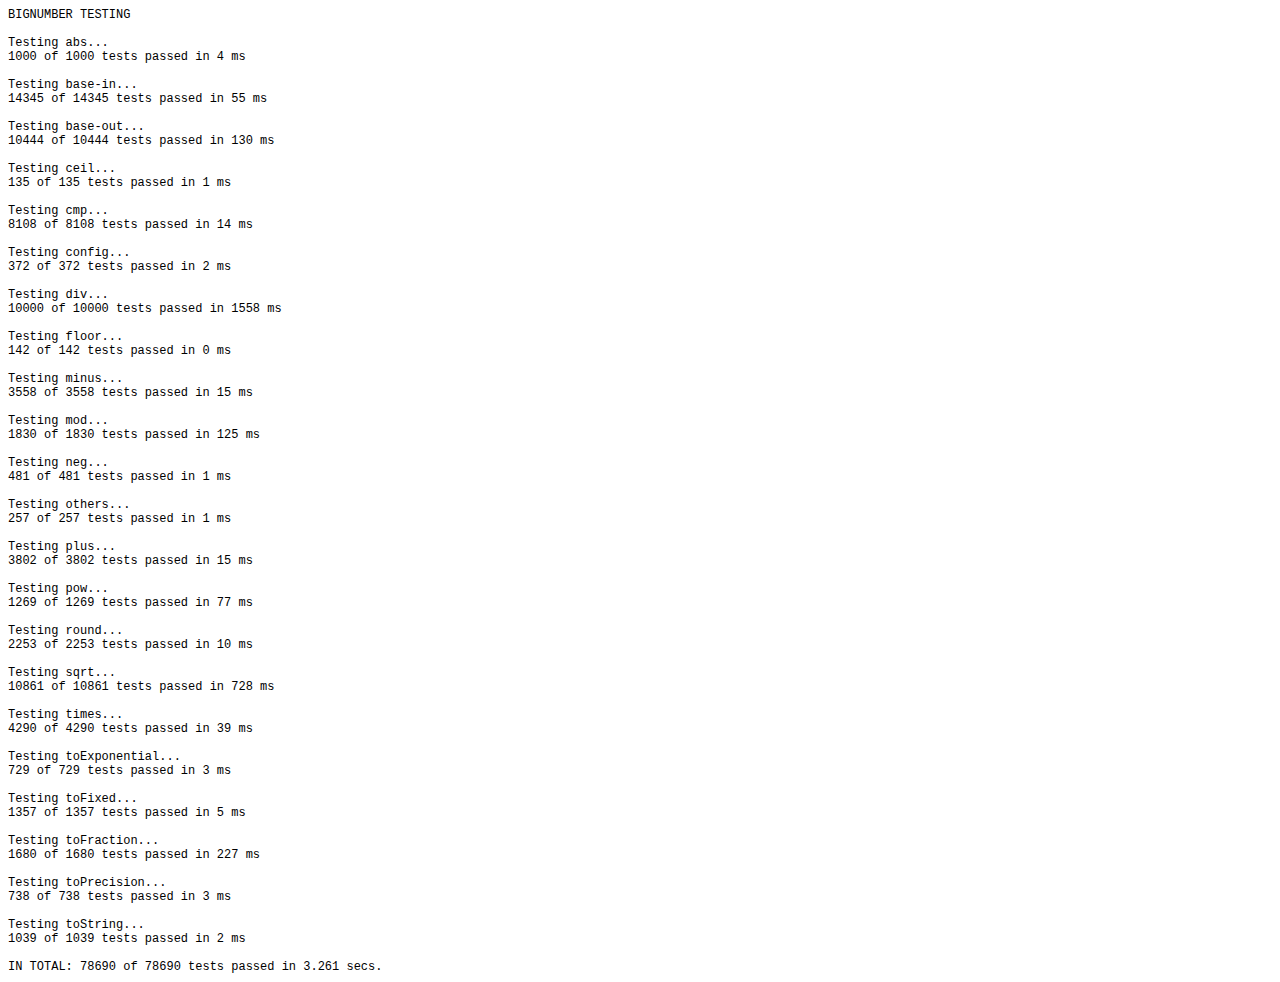
<file: node_modules/mysql/node_modules/bignumber.js/test/browser/every-test.html>
<!DOCTYPE html>
<html lang='en'>
<head>
  <meta charset='utf-8' />
  <title>Testing bignumber.js</title>
  <style> body {font-family: monospace; font-size: 12px; line-height: 14px;}</style>
  <script src='../../bignumber.js'></script>
</head>
<body>
  <script>
  var arr,
      passed = 0,
      total = 0,
      i = 0,
      start = +new Date(),
      methods = [
          'abs',
          'base-in',
          'base-out',
          'ceil',
          'cmp',
          'config',
          'div',
          'floor',
          'minus',
          'mod',
          'neg',
          'others',
          'plus',
          'pow',
          'round',
          'sqrt',
          'times',
          'toExponential',
          'toFixed',
          'toFraction',
          'toPrecision',
          'toString'
      ];

  function load() {
      var head = document.getElementsByTagName("head")[0],
          script = document.createElement("script");
      script.src = '../' + methods[i] + '.js';
      if (!methods[i++]) {
          document.body.innerHTML += '<br>IN TOTAL: ' + passed + ' of ' + total +
          ' tests passed in ' + ( (+new Date() - start) / 1000 ) + ' secs.<br>';
          document.body.scrollIntoView(false);
          return;
      }
      
      script.onload = script.onreadystatechange = function () {
          if (!script.readyState || /loaded|complete/.test(script.readyState)) {
              if (!count)  {
                  document.body.innerHTML +=
  '<br><span style="color: red">TEST SCRIPT FAILED - see error console.</span>';
              } else {
                  passed += count[0];
                  total += count[1];
              }
              head.removeChild(script);
              count = script = null;
              document.body.innerHTML += '<br>';
              document.body.scrollIntoView(false);
              setTimeout(load, 0);
          }
      };
      head.appendChild(script);
  }
  document.body.innerHTML += 'BIGNUMBER TESTING<br>';
  load();
  </script>
</body>
</html>
</file>
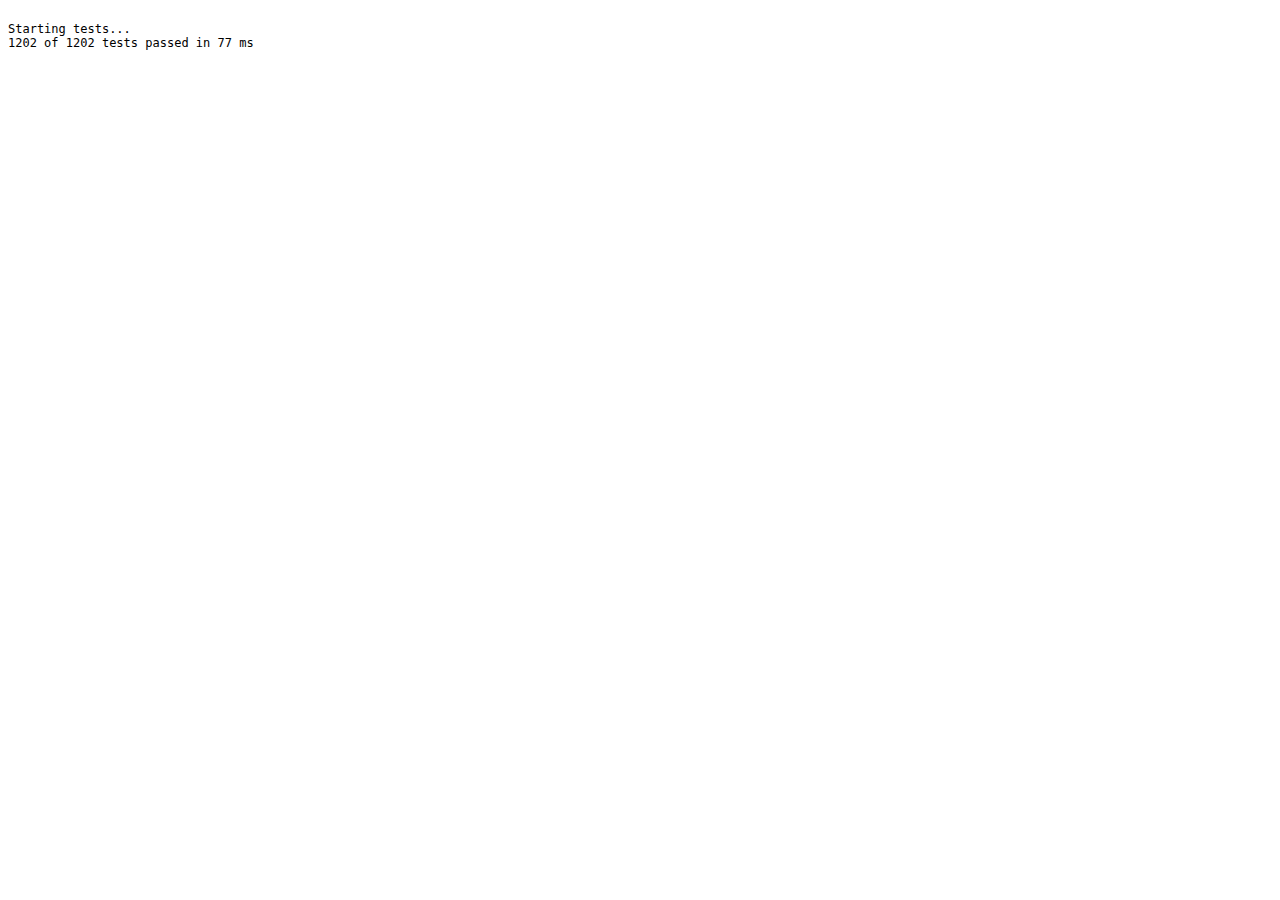
<file: node_modules/mysql/node_modules/bignumber.js/test/browser/quick-test.html>
<!DOCTYPE html>
<html lang='en'>
<head>
  <meta charset='utf-8' />
  <title>Testing bignumber.js</title>
  <style> body {font-family: monospace; font-size: 12px; line-height: 14px;}</style>
  <script src='../../bignumber.js'></script>
</head>
<body>
  <script src='../quick-test.js'></script>
</body>
</html>
</file>
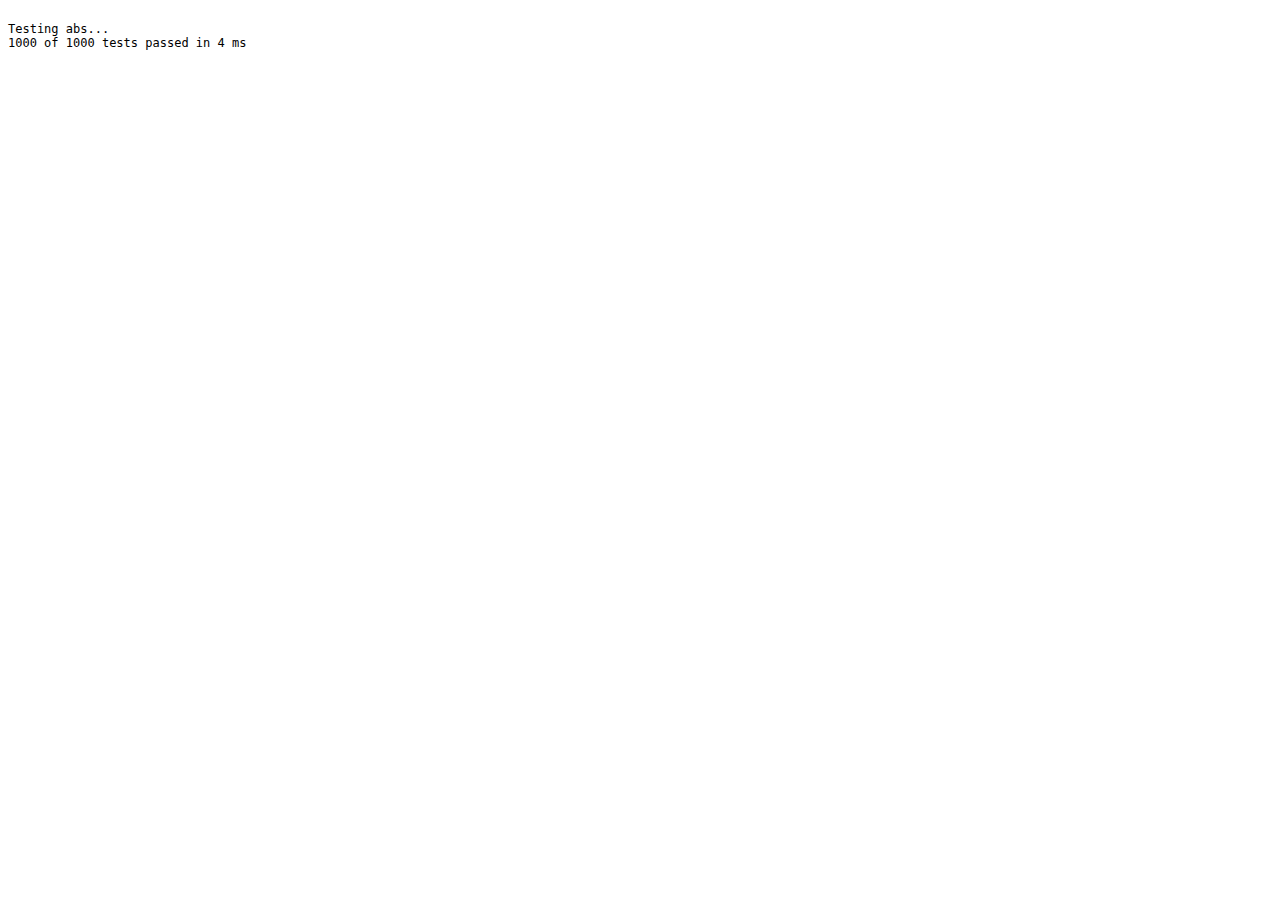
<file: node_modules/mysql/node_modules/bignumber.js/test/browser/single-test.html>
<!DOCTYPE html>
<html lang='en'>
<head>
  <meta charset='utf-8' />
  <title>Testing bignumber.js</title>
  <style> body {font-family: monospace; font-size: 12px; line-height: 14px;}</style>
  <script src='../../bignumber.js'></script>
</head>
<body>
  <script src='../abs.js'></script>
  <!-- <script src='../base-in.js'></script>       -->
  <!-- <script src='../base-out.js'></script>      -->
  <!-- <script src='../ceil.js'></script>          -->
  <!-- <script src='../config.js'></script>        -->
  <!-- <script src='../cmp.js'></script>           -->
  <!-- <script src='../div.js'></script>           -->
  <!-- <script src='../floor.js'></script>         -->
  <!-- <script src='../minus.js'></script>         -->
  <!-- <script src='../mod.js'></script>           -->
  <!-- <script src='../neg.js'></script>           -->
  <!-- <script src='../others.js'></script>        -->
  <!-- <script src='../plus.js'></script>          -->
  <!-- <script src='../pow.js'></script>           -->
  <!-- <script src='../round.js'></script>         -->
  <!-- <script src='../sqrt.js'></script>          -->
  <!-- <script src='../times.js'></script>         -->
  <!-- <script src='../toExponential.js'></script> -->
  <!-- <script src='../toFixed.js'></script>       -->
  <!-- <script src='../toFraction.js'></script>    -->
  <!-- <script src='../toPrecision.js'></script>   -->
  <!-- <script src='../toString.js'></script>      -->
</body>
</html>
</file>
